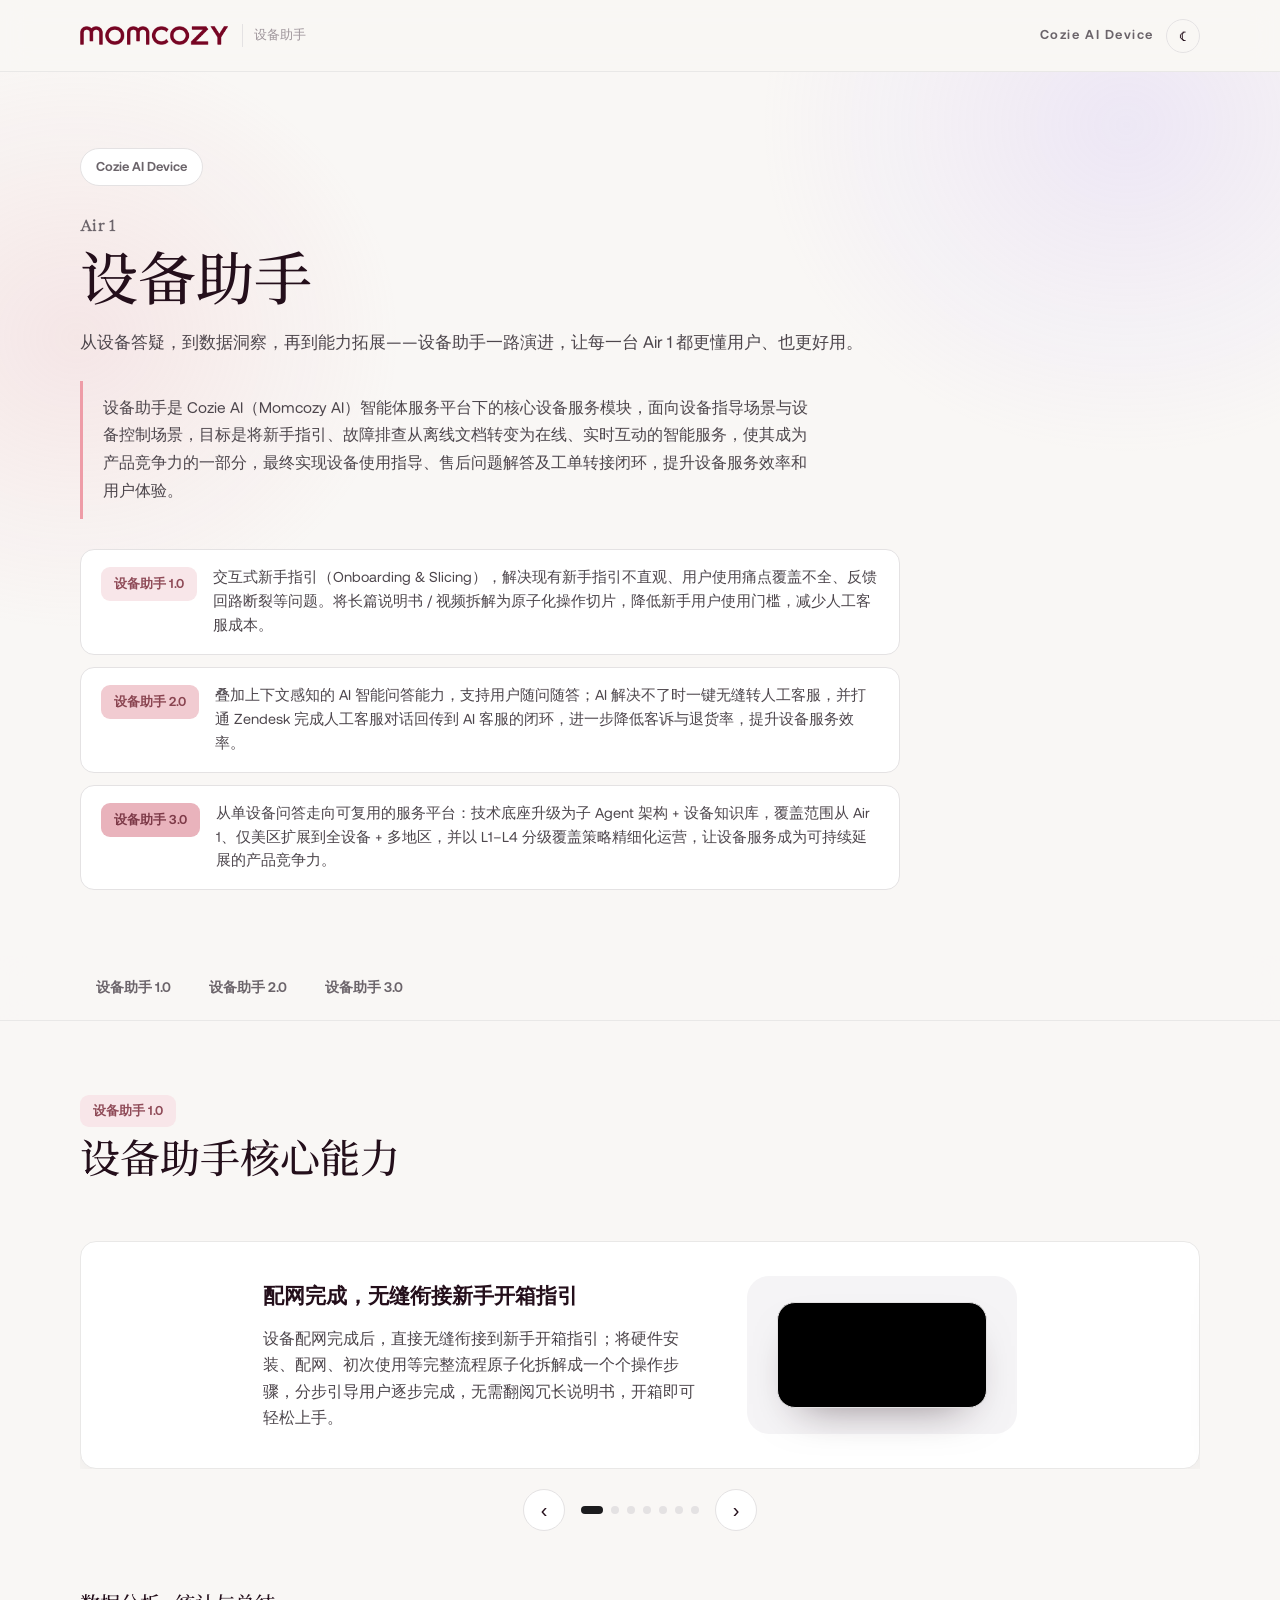
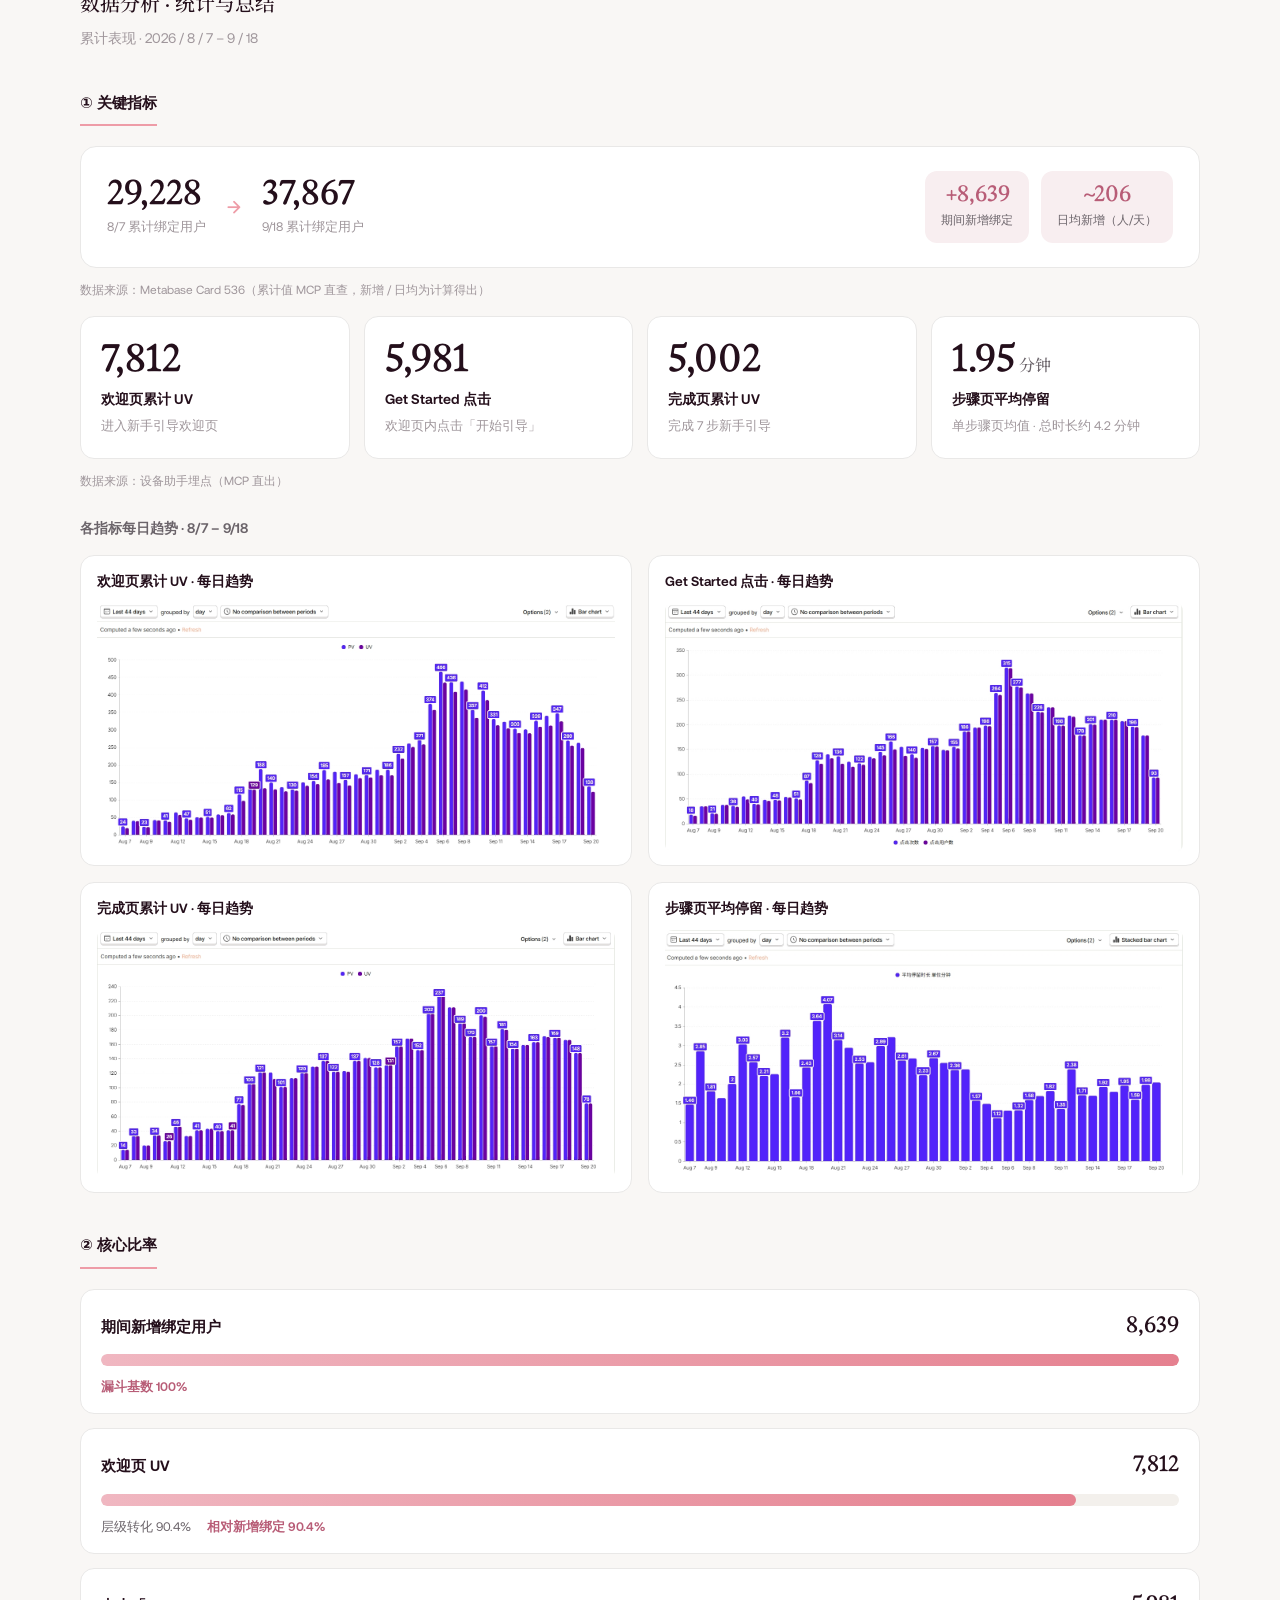
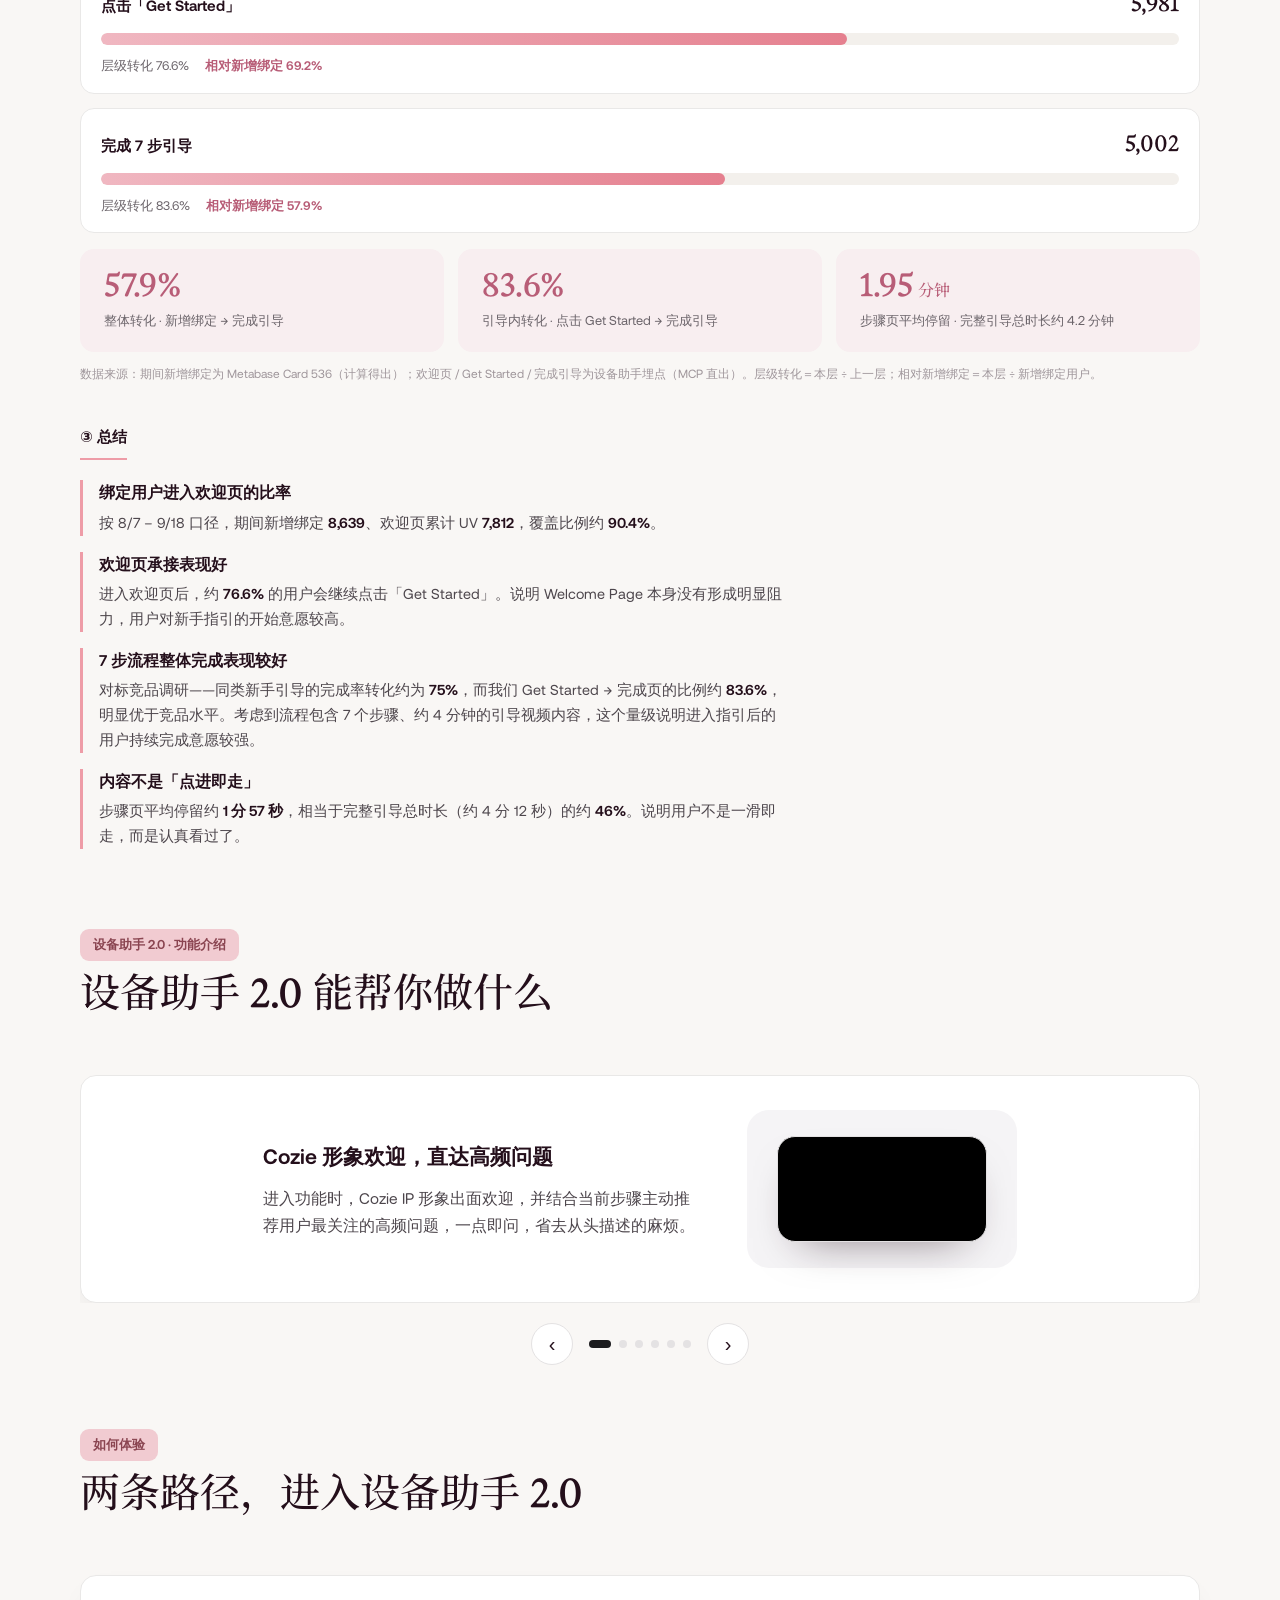
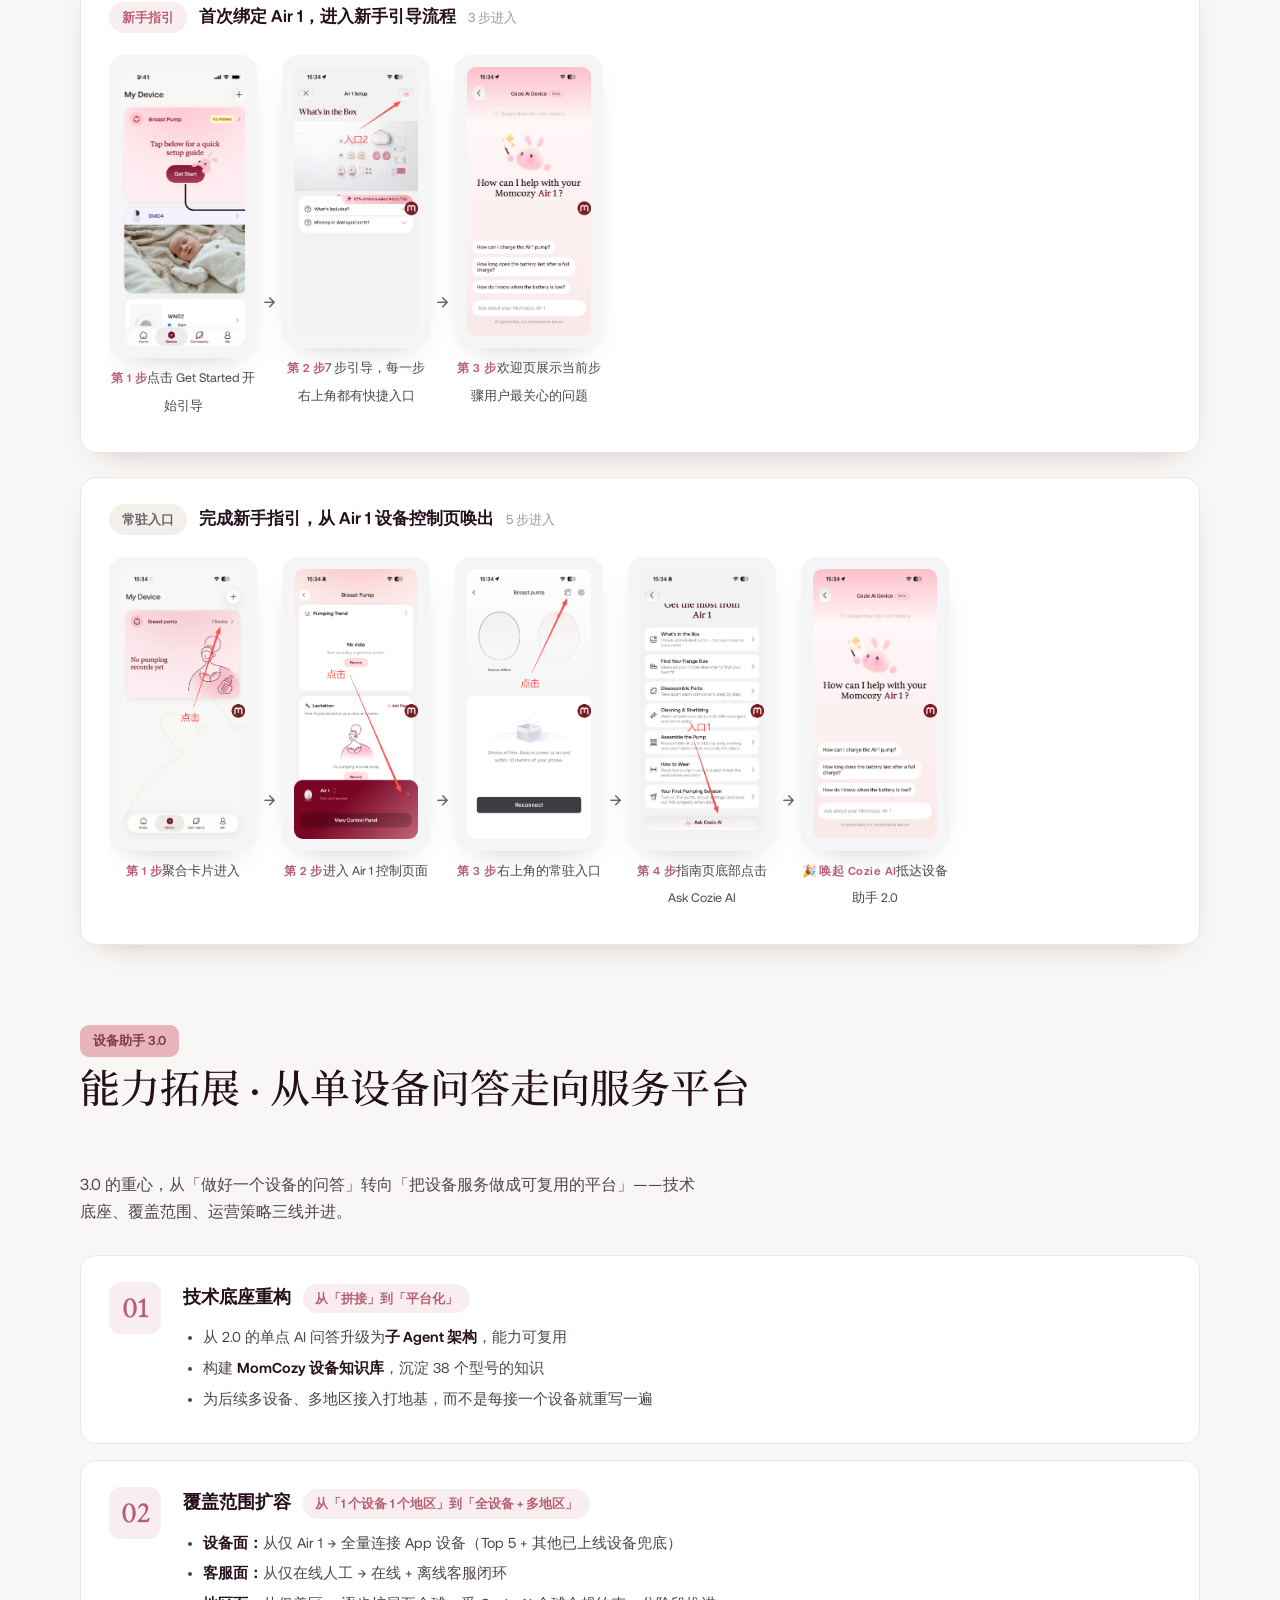
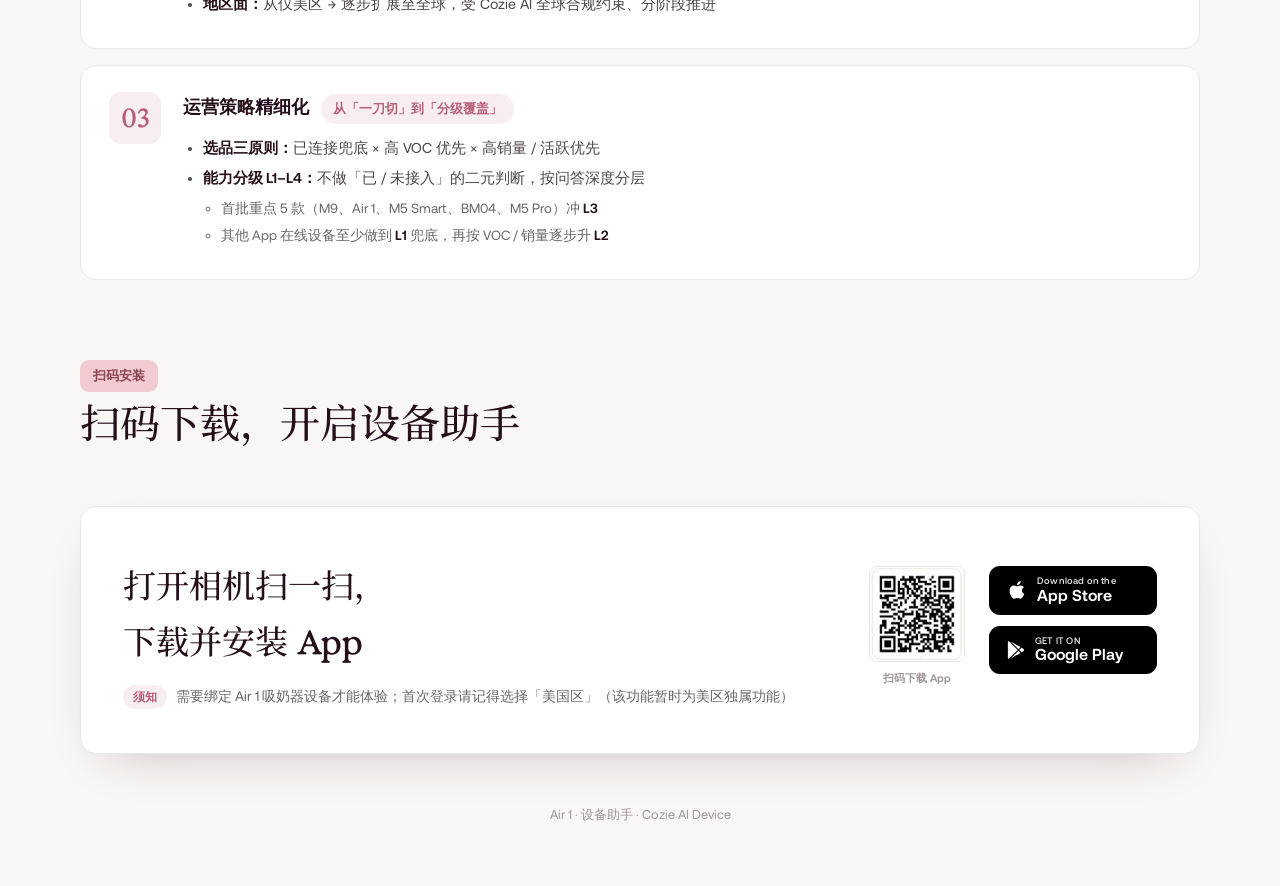
<file: index.html>
<!DOCTYPE html>
<html lang="zh-CN" data-lang="zh" data-theme="light">
<head>
<meta charset="utf-8">
<meta name="viewport" content="width=device-width, initial-scale=1">
<title>Air 1 · 设备助手 | Cozie AI Device</title>
<link rel="preconnect" href="https://fonts.googleapis.com">
<link rel="preconnect" href="https://fonts.gstatic.com" crossorigin>
<link href="https://fonts.googleapis.com/css2?family=Noto+Serif+SC:wght@400;500;600&display=swap" rel="stylesheet">
<link rel="stylesheet" href="styles.css">
</head>
<body>
<div class="edit-toolbar">
  <button class="save-btn" id="editBtn" type="button"><span data-zh="编辑">编辑</span></button>
  <button class="save-btn danger" id="cancelBtn" type="button" style="display:none"><span data-zh="取消">取消</span></button>
  <button class="save-btn" id="saveBtn" type="button" style="display:none"><span data-zh="保存">保存</span></button>
</div>
<div class="edit-hint" id="editHint">点击任意文字即可编辑 · 回车确认 · 列表中回车新增一行 · 空行按退格删除 · Esc 撤销</div>
<div class="stage">

<header class="topbar">
  <div class="wrap">
    <div class="brand"><img class="logo" src="assets/images/logo.png" alt="Momcozy"><small>设备助手</small></div>
    <div class="tnav">
      <span class="mo">Cozie AI Device</span>
      <button class="icon-btn" id="themeBtn" onclick="toggleTheme()" aria-label="theme">☾</button>
    </div>
  </div>
</header>

<section class="hero" id="top">
  <div class="wrap">
    <span class="eyebrow">Cozie AI Device</span>
    <div class="month">Air 1</div>
    <h1>设备助手</h1>
    <p class="lede"><span class="line">从设备答疑，到数据洞察，再到能力拓展——设备助手一路演进，让每一台 Air 1 都更懂用户、也更好用。</span></p>
    <p class="hero-about">设备助手是 Cozie AI（Momcozy AI）智能体服务平台下的核心设备服务模块，面向设备指导场景与设备控制场景，目标是将新手指引、故障排查从离线文档转变为在线、实时互动的智能服务，使其成为产品竞争力的一部分，最终实现设备使用指导、售后问题解答及工单转接闭环，提升设备服务效率和用户体验。</p>
    <div class="ver-list">
      <a class="ver-item" href="#v1"><span class="ver-badge k-v1">设备助手 1.0</span><span class="ver-desc">交互式新手指引（Onboarding &amp; Slicing），解决现有新手指引不直观、用户使用痛点覆盖不全、反馈回路断裂等问题。将长篇说明书 / 视频拆解为原子化操作切片，降低新手用户使用门槛，减少人工客服成本。</span></a>
      <a class="ver-item" href="#v2"><span class="ver-badge k-v2">设备助手 2.0</span><span class="ver-desc">叠加上下文感知的 AI 智能问答能力，支持用户随问随答；AI 解决不了时一键无缝转人工客服，并打通 Zendesk 完成人工客服对话回传到 AI 客服的闭环，进一步降低客诉与退货率，提升设备服务效率。</span></a>
      <a class="ver-item" href="#v3"><span class="ver-badge k-v3">设备助手 3.0</span><span class="ver-desc">从单设备问答走向可复用的服务平台：技术底座升级为子 Agent 架构 + 设备知识库，覆盖范围从 Air 1、仅美区扩展到全设备 + 多地区，并以 L1–L4 分级覆盖策略精细化运营，让设备服务成为可持续延展的产品竞争力。</span></a>
    </div>
  </div>
</section>

<nav class="jump" id="nav">
  <div class="wrap">
    <a href="#v1" class="active">设备助手 1.0</a>
    <a href="#v2">设备助手 2.0</a>
    <a href="#v3">设备助手 3.0</a>
  </div>
</nav>

<main id="highlights">

  <!-- ============================================================= -->
  <!-- ================  设备助手 1.0（占位·待补素材）  ============== -->
  <!-- ============================================================= -->
  <section class="section" id="v1">
    <div class="wrap">
      <div class="sec-head"><span class="kicker k-v1">设备助手 1.0</span><h2>设备助手核心能力</h2></div>

      <!-- 模块 1 · 功能介绍（视频轮播，结构同 2.0） -->
      <div class="swiper feat-swiper" id="v1-swiper">

        <div class="slide">
          <div class="slide-txt">
            <h3>配网完成，无缝衔接新手开箱指引</h3>
            <p>设备配网完成后，直接无缝衔接到新手开箱指引；将硬件安装、配网、初次使用等完整流程原子化拆解成一个个操作步骤，分步引导用户逐步完成，无需翻阅冗长说明书，开箱即可轻松上手。</p>
          </div>
          <div class="slide-img">
            <video class="shot" src="pic/clips/v1_00-08.mp4" autoplay muted loop playsinline preload="metadata"></video>
          </div>
        </div>

        <div class="slide">
          <div class="slide-txt">
            <h3>分步视频 / 卡片展示</h3>
            <p>每一个操作切片都配有对应的短视频演示与图文指引，用户可以边看边操作；同时切片内还会结合当前步骤主动提供高频问题 FAQ 建议与内容辅助，遇到疑问随时点开查看，无需退出流程重新搜索。</p>
          </div>
          <div class="slide-img">
            <video class="shot" src="pic/clips/v1_14-21.mp4" autoplay muted loop playsinline preload="metadata"></video>
          </div>
        </div>

        <div class="slide">
          <div class="slide-txt">
            <h3>内容切片化 · 大时间轴导航</h3>
            <p>把复杂的硬件安装、配网、初次使用流程拆解为一个个「原子化」操作切片，降低理解与操作门槛；配合顶部的大时间轴导航，步骤进度一目了然，用户可以随时回看上一步或直接跳转到任意步骤，学习节奏完全自主掌控。</p>
          </div>
          <div class="slide-img">
            <video class="shot" src="pic/clips/v1_22-32.mp4" autoplay muted loop playsinline preload="metadata"></video>
          </div>
        </div>

        <div class="slide">
          <div class="slide-txt">
            <h3>全屏播放，看得更舒心</h3>
            <p>关键操作步骤支持一键全屏播放，画面更大、细节更清晰，手部动作与按键位置都看得清清楚楚；沉浸式的观看方式更贴合用户的实际使用场景，跟着一步步做也更省心、更舒心。</p>
          </div>
          <div class="slide-img">
            <video class="shot" src="pic/clips/v1_35-43.mp4" autoplay muted loop playsinline preload="metadata"></video>
          </div>
        </div>

        <div class="slide">
          <div class="slide-txt">
            <h3>复杂步骤 Step by Step</h3>
            <p>面对组装、拆卸这类容易出错的复杂步骤，采用 step by step 的图片引导方式，把整个过程拆成一张张清晰的步骤图，一步一图逐步演示；用户照着做就能顺利完成，比纯文字或长视频更直观、也更不容易出错。</p>
          </div>
          <div class="slide-img">
            <video class="shot" src="pic/clips/v1_44-52.mp4" autoplay muted loop playsinline preload="metadata"></video>
          </div>
        </div>

        <div class="slide">
          <div class="slide-txt">
            <h3>无缝进入 App 生态</h3>
            <p>在引导流程的尾声，进一步介绍 App 内更多生态内容与功能亮点，并为用户铺好后续路径——完成新手指引后可无缝进入设备控制页与更完整的 App 生态体验，让设备使用与 App 服务自然衔接、持续延展。</p>
          </div>
          <div class="slide-img">
            <video class="shot" src="pic/clips/v1_1m04-09.mp4" autoplay muted loop playsinline preload="metadata"></video>
          </div>
        </div>

        <div class="slide">
          <div class="slide-txt">
            <h3>沉淀为常驻的设备问答入口</h3>
            <p>将一次性的新手指引沉淀为常驻的设备问答入口，照顾到数量占多数的存量用户——无论何时遇到设备使用问题，都能从常驻入口随时唤起；并且无缝衔接设备助手 2.0 的 AI 智能问答功能，实现从新手引导到日常答疑的自然过渡。</p>
          </div>
          <div class="slide-img">
            <video class="shot" src="pic/clips/v1_25-38.mp4" autoplay muted loop playsinline preload="metadata"></video>
          </div>
        </div>

      </div>

      <div class="swipe-nav">
        <button class="sbtn" type="button" onclick="swipeMove('v1-swiper',-1)" aria-label="上一个">‹</button>
        <div class="dots" id="v1-dots"></div>
        <button class="sbtn" type="button" onclick="swipeMove('v1-swiper',1)" aria-label="下一个">›</button>
      </div>
    </div>

    <!-- 模块 2 · 数据分析（统计与总结） -->
    <div class="wrap">
      <h3 class="submod-title">数据分析 · 统计与总结</h3>
      <p class="data-period">累计表现 · 2026 / 8 / 7 – 9 / 18</p>

      <!-- ① 关键指标 -->
      <div class="data-block">
        <div class="data-block-label">① 关键指标</div>

        <!-- Air 1 新增绑定用户 · 增长卡 -->
        <div class="grow-card">
          <div class="grow-main">
            <div class="gcol"><span class="gv">29,228</span><span class="gl">8/7 累计绑定用户</span></div>
            <span class="grow-arrow">→</span>
            <div class="gcol"><span class="gv">37,867</span><span class="gl">9/18 累计绑定用户</span></div>
          </div>
          <div class="grow-side">
            <div class="grow-pill"><b>+8,639</b><span>期间新增绑定</span></div>
            <div class="grow-pill"><b>~206</b><span>日均新增（人/天）</span></div>
          </div>
        </div>
        <p class="data-src">数据来源：Metabase Card 536（累计值 MCP 直查，新增 / 日均为计算得出）</p>

        <!-- 引导漏斗原始数据 · 指标卡 -->
        <div class="metric-grid">
          <div class="metric"><b>7,812</b><div class="l">欢迎页累计 UV</div><div class="d">进入新手引导欢迎页</div></div>
          <div class="metric"><b>5,981</b><div class="l">Get Started 点击</div><div class="d">欢迎页内点击「开始引导」</div></div>
          <div class="metric"><b>5,002</b><div class="l">完成页累计 UV</div><div class="d">完成 7 步新手引导</div></div>
          <div class="metric"><b>1.95<span class="unit">分钟</span></b><div class="l">步骤页平均停留</div><div class="d">单步骤页均值 · 总时长约 4.2 分钟</div></div>
        </div>
        <p class="data-src">数据来源：设备助手埋点（MCP 直出）</p>

        <!-- 各指标每日趋势图 -->
        <div class="trend-head">各指标每日趋势 · 8/7 – 9/18</div>
        <div class="trend-grid">
          <figure class="trend"><figcaption>欢迎页累计 UV · 每日趋势</figcaption><img src="pic/trend_welcome_uv.jpg" alt="欢迎页每日趋势" loading="lazy"></figure>
          <figure class="trend"><figcaption>Get Started 点击 · 每日趋势</figcaption><img src="pic/trend_getstarted.jpg" alt="Get Started 点击每日趋势" loading="lazy"></figure>
          <figure class="trend"><figcaption>完成页累计 UV · 每日趋势</figcaption><img src="pic/trend_complete_uv.jpg" alt="完成页每日趋势" loading="lazy"></figure>
          <figure class="trend"><figcaption>步骤页平均停留 · 每日趋势</figcaption><img src="pic/trend_avgtime.jpg" alt="平均停留时长每日趋势" loading="lazy"></figure>
        </div>
      </div>

      <!-- ② 核心比率 -->
      <div class="data-block">
        <div class="data-block-label">② 核心比率</div>

        <div class="funnel">
          <div class="fn-row">
            <div class="fn-head"><span class="fn-name">期间新增绑定用户</span><span class="fn-uv">8,639</span></div>
            <div class="fn-bar"><span style="width:100%"></span></div>
            <div class="fn-pct"><span class="fn-rel">漏斗基数 100%</span></div>
          </div>
          <div class="fn-row">
            <div class="fn-head"><span class="fn-name">欢迎页 UV</span><span class="fn-uv">7,812</span></div>
            <div class="fn-bar"><span style="width:90.4%"></span></div>
            <div class="fn-pct"><span class="fn-step">层级转化 90.4%</span><span class="fn-rel">相对新增绑定 90.4%</span></div>
          </div>
          <div class="fn-row">
            <div class="fn-head"><span class="fn-name">点击「Get Started」</span><span class="fn-uv">5,981</span></div>
            <div class="fn-bar"><span style="width:69.2%"></span></div>
            <div class="fn-pct"><span class="fn-step">层级转化 76.6%</span><span class="fn-rel">相对新增绑定 69.2%</span></div>
          </div>
          <div class="fn-row">
            <div class="fn-head"><span class="fn-name">完成 7 步引导</span><span class="fn-uv">5,002</span></div>
            <div class="fn-bar"><span style="width:57.9%"></span></div>
            <div class="fn-pct"><span class="fn-step">层级转化 83.6%</span><span class="fn-rel">相对新增绑定 57.9%</span></div>
          </div>
        </div>

        <div class="funnel-foot">
          <div class="ff-hero"><b>57.9%</b><span>整体转化 · 新增绑定 → 完成引导</span></div>
          <div class="ff-hero"><b>83.6%</b><span>引导内转化 · 点击 Get Started → 完成引导</span></div>
          <div class="ff-hero"><b>1.95<i>分钟</i></b><span>步骤页平均停留 · 完整引导总时长约 4.2 分钟</span></div>
        </div>
        <p class="data-src">数据来源：期间新增绑定为 Metabase Card 536（计算得出）；欢迎页 / Get Started / 完成引导为设备助手埋点（MCP 直出）。层级转化＝本层 ÷ 上一层；相对新增绑定＝本层 ÷ 新增绑定用户。</p>
      </div>

      <!-- ③ 总结 -->
      <div class="data-block">
        <div class="data-block-label">③ 总结</div>
        <div class="summary-list">
          <div class="sum-item">
            <h4>绑定用户进入欢迎页的比率</h4>
            <p>按 8/7 – 9/18 口径，期间新增绑定 <b>8,639</b>、欢迎页累计 UV <b>7,812</b>，覆盖比例约 <b>90.4%</b>。</p>
          </div>
          <div class="sum-item">
            <h4>欢迎页承接表现好</h4>
            <p>进入欢迎页后，约 <b>76.6%</b> 的用户会继续点击「Get Started」。说明 Welcome Page 本身没有形成明显阻力，用户对新手指引的开始意愿较高。</p>
          </div>
          <div class="sum-item">
            <h4>7 步流程整体完成表现较好</h4>
            <p>对标竞品调研——同类新手引导的完成率转化约为 <b>75%</b>，而我们 Get Started → 完成页的比例约 <b>83.6%</b>，明显优于竞品水平。考虑到流程包含 7 个步骤、约 4 分钟的引导视频内容，这个量级说明进入指引后的用户持续完成意愿较强。</p>
          </div>
          <div class="sum-item">
            <h4>内容不是「点进即走」</h4>
            <p>步骤页平均停留约 <b>1 分 57 秒</b>，相当于完整引导总时长（约 4 分 12 秒）的约 <b>46%</b>。说明用户不是一滑即走，而是认真看过了。</p>
          </div>
        </div>
      </div>
    </div>
  </section>

  <!-- ============================================================= -->
  <!-- ================  设备助手 2.0（现有内容·保留）  ============== -->
  <!-- ============================================================= -->
  <section class="section" id="v2">
    <div class="wrap">
      <div class="sec-head"><span class="kicker k-v2">设备助手 2.0 · 功能介绍</span><h2>设备助手 2.0 能帮你做什么</h2></div>

      <div class="swiper feat-swiper" id="feat-swiper">

        <div class="slide">
          <div class="slide-txt">
            <h3>Cozie 形象欢迎，直达高频问题</h3>
            <p>进入功能时，Cozie IP 形象出面欢迎，并结合当前步骤主动推荐用户最关注的高频问题，一点即问，省去从头描述的麻烦。</p>
          </div>
          <div class="slide-img">
            <video class="shot" src="pic/clips/v1_00-05.mp4" autoplay muted loop playsinline preload="metadata"></video>
          </div>
        </div>

        <div class="slide">
          <div class="slide-txt">
            <h3>流式回答，图文并茂</h3>
            <p>答案综合说明书、彩卡、客服 SOP 与 VOC 沉淀，逐字流式输出、边看边读；关键操作还会配上示意图片，理解更直观。</p>
          </div>
          <div class="slide-img">
            <video class="shot" src="pic/clips/v1_09-16.mp4" autoplay muted loop playsinline preload="metadata"></video>
          </div>
        </div>

        <div class="slide">
          <div class="slide-txt">
            <h3>AI 答不了，一键转人工</h3>
            <p>当 AI 无法给出满意答案，或用户想直接找真人时，在对话界面一键即可转接人工客服，无需退出重来，完整上下文一并带过去。</p>
          </div>
          <div class="slide-img">
            <video class="shot" src="pic/clips/v2_02-07.mp4" autoplay muted loop playsinline preload="metadata"></video>
          </div>
        </div>

        <div class="slide">
          <div class="slide-txt">
            <h3>24 小时人工，无缝对接 Zendesk</h3>
            <p>转人工后由 7×24 小时客服团队快速响应，并与现有 Zendesk 工单系统无缝打通、双向同步，对话记录不丢失、不用重复描述。</p>
          </div>
          <div class="slide-img">
            <video class="shot" src="pic/clips/v2_21-26.mp4" autoplay muted loop playsinline preload="metadata"></video>
          </div>
        </div>

        <div class="slide">
          <div class="slide-txt">
            <h3>多模态沟通，表达更省事</h3>
            <p>人工客服支持文字、图片等多模态的输入与输出，用户描述问题更方便，客服的解答也能以多种形式呈现，沟通更高效清晰。</p>
          </div>
          <div class="slide-img">
            <video class="shot" src="pic/clips/v2_1m10-16.mp4" autoplay muted loop playsinline preload="metadata"></video>
          </div>
        </div>

        <div class="slide">
          <div class="slide-txt">
            <h3>图片可放大切换，看得更清楚</h3>
            <p>对话里的图片支持点击放大和左右切换，细节看得清、多图查得快，遇到组装、清洁这类步骤时互动更直观清晰。</p>
          </div>
          <div class="slide-img">
            <video class="shot" src="pic/clips/v2_1m18-24.mp4" autoplay muted loop playsinline preload="metadata"></video>
          </div>
        </div>

      </div>

      <div class="swipe-nav">
        <button class="sbtn" type="button" onclick="swipeMove('feat-swiper',-1)" aria-label="上一个">‹</button>
        <div class="dots" id="feat-dots"></div>
        <button class="sbtn" type="button" onclick="swipeMove('feat-swiper',1)" aria-label="下一个">›</button>
      </div>
    </div>

    <!-- 2.0 子模块 · 如何体验 -->
    <div class="wrap" style="margin-top:64px">
      <div class="sec-head"><span class="kicker k-v2">如何体验</span><h2>两条路径，进入设备助手 2.0</h2></div>

      <div class="pathways">

        <div class="pathway">
          <div class="pathway-head">
            <span class="pathway-tag">新手指引</span>
            <h3>首次绑定 Air 1，进入新手引导流程</h3>
            <span class="pw-sub">3 步进入</span>
          </div>
          <div class="pathflow">
            <div class="pstep"><span class="pshot-mat"><img class="pshot" src="pic/step0.png" alt="第1步" loading="lazy"></span><span class="pnum">第 1 步</span><span class="pcap">点击 Get Started 开始引导</span></div>
            <span class="parrow">→</span>
            <div class="pstep"><span class="pshot-mat"><img class="pshot" src="pic/entrance2-2.png" alt="第2步" loading="lazy"></span><span class="pnum">第 2 步</span><span class="pcap">7 步引导，每一步右上角都有快捷入口</span></div>
            <span class="parrow">→</span>
            <div class="pstep"><span class="pshot-mat"><img class="pshot" src="pic/welcome1.jpg" alt="第3步" loading="lazy"></span><span class="pnum">第 3 步</span><span class="pcap">欢迎页展示当前步骤用户最关心的问题</span></div>
          </div>
        </div>

        <div class="pathway">
          <div class="pathway-head">
            <span class="pathway-tag full">常驻入口</span>
            <h3>完成新手指引，从 Air 1 设备控制页唤出</h3>
            <span class="pw-sub">5 步进入</span>
          </div>
          <div class="pathflow">
            <div class="pstep"><span class="pshot-mat"><img class="pshot" src="pic/step1.png" alt="聚合卡片进入" loading="lazy"></span><span class="pnum">第 1 步</span><span class="pcap">聚合卡片进入</span></div>
            <span class="parrow">→</span>
            <div class="pstep"><span class="pshot-mat"><img class="pshot" src="pic/step2.png" alt="进入 Air 1 控制页面" loading="lazy"></span><span class="pnum">第 2 步</span><span class="pcap">进入 Air 1 控制页面</span></div>
            <span class="parrow">→</span>
            <div class="pstep"><span class="pshot-mat"><img class="pshot" src="pic/step3.png" alt="右上角的常驻入口" loading="lazy"></span><span class="pnum">第 3 步</span><span class="pcap">右上角的常驻入口</span></div>
            <span class="parrow">→</span>
            <div class="pstep"><span class="pshot-mat"><img class="pshot" src="pic/entrance1.png" alt="点击 Ask Cozie AI" loading="lazy"></span><span class="pnum">第 4 步</span><span class="pcap">指南页底部点击 Ask Cozie AI</span></div>
            <span class="parrow">→</span>
            <div class="pstep"><span class="pshot-mat"><img class="pshot" src="pic/welcome1.jpg" alt="唤起 Cozie AI" loading="lazy"></span><span class="pnum">🎉 唤起 Cozie AI</span><span class="pcap">抵达设备助手 2.0</span></div>
          </div>
        </div>

      </div>
    </div>
  </section>

  <!-- ============================================================= -->
  <!-- ================  设备助手 3.0（拓展·占位结构）  ============== -->
  <!-- ============================================================= -->
  <section class="section" id="v3">
    <div class="wrap">
      <div class="sec-head"><span class="kicker k-v3">设备助手 3.0</span><h2>能力拓展 · 从单设备问答走向服务平台</h2></div>
      <p class="sec-sub">3.0 的重心，从「做好一个设备的问答」转向「把设备服务做成可复用的平台」——技术底座、覆盖范围、运营策略三线并进。</p>

      <div class="evo">

        <div class="evo-item">
          <div class="evo-num">01</div>
          <div class="evo-body">
            <div class="evo-h"><h3>技术底座重构</h3><span class="evo-tag">从「拼接」到「平台化」</span></div>
            <ul>
              <li>从 2.0 的单点 AI 问答升级为<b>子 Agent 架构</b>，能力可复用</li>
              <li>构建 <b>MomCozy 设备知识库</b>，沉淀 38 个型号的知识</li>
              <li>为后续多设备、多地区接入打地基，而不是每接一个设备就重写一遍</li>
            </ul>
          </div>
        </div>

        <div class="evo-item">
          <div class="evo-num">02</div>
          <div class="evo-body">
            <div class="evo-h"><h3>覆盖范围扩容</h3><span class="evo-tag">从「1 个设备 1 个地区」到「全设备 + 多地区」</span></div>
            <ul>
              <li><b>设备面：</b>从仅 Air 1 → 全量连接 App 设备（Top 5 + 其他已上线设备兜底）</li>
              <li><b>客服面：</b>从仅在线人工 → 在线 + 离线客服闭环</li>
              <li><b>地区面：</b>从仅美区 → 逐步扩展至全球，受 Cozie AI 全球合规约束、分阶段推进</li>
            </ul>
          </div>
        </div>

        <div class="evo-item">
          <div class="evo-num">03</div>
          <div class="evo-body">
            <div class="evo-h"><h3>运营策略精细化</h3><span class="evo-tag">从「一刀切」到「分级覆盖」</span></div>
            <ul>
              <li><b>选品三原则：</b>已连接兜底 × 高 VOC 优先 × 高销量 / 活跃优先</li>
              <li><b>能力分级 L1–L4：</b>不做「已 / 未接入」的二元判断，按问答深度分层
                <ul>
                  <li>首批重点 5 款（M9、Air 1、M5 Smart、BM04、M5 Pro）冲 <b>L3</b></li>
                  <li>其他 App 在线设备至少做到 <b>L1</b> 兜底，再按 VOC / 销量逐步升 <b>L2</b></li>
                </ul>
              </li>
            </ul>
          </div>
        </div>

      </div>
    </div>
  </section>

  <!-- 全页尾 · 扫码安装（App Store + Google Play） -->
  <section class="section" id="download">
    <div class="wrap">
      <div class="sec-head"><span class="kicker k-v2">扫码安装</span><h2>扫码下载，开启设备助手</h2></div>
      <div class="closing-card">
        <div class="cc-left">
          <h2>打开相机扫一扫，<br>下载并安装 App</h2>
          <p class="install-note"><span class="install-note-tag">须知</span>需要绑定 Air 1 吸奶器设备才能体验；首次登录请记得选择「美国区」（该功能暂时为美区独属功能）</p>
        </div>
        <div class="cc-right">
          <div class="qr-wrap"><img src="pic/QR.jpg" alt="扫码下载 App"><div class="qr-cap">扫码下载 App</div></div>
          <div class="badges">
            <a class="badge" href="https://apps.apple.com/app/Momcozy/id6473000053" target="_blank" rel="noopener"><svg width="20" height="20" viewBox="0 0 384 512" fill="#fff"><path d="M318.7 268c-.2-36.7 16.4-64.4 50-84.8-18.8-26.9-47.2-41.7-84.7-44.6-35.5-2.8-74.3 20.7-88.5 20.7-15 0-49.4-19.7-76.4-19.7C63.3 141 3.1 184.6 3.1 273.7c0 26.3 4.8 53.5 14.4 81.5 12.8 36.8 59 127 107.2 125.5 25.2-.6 43-17.9 75.8-17.9 31.8 0 48.3 17.9 76.4 17.9 48.6-.7 90.4-82.5 102.6-119.4-65.2-30.7-61-90-61-93.3zm-56.6-172.3c27.3-32.4 24.8-61.9 24-72.5-24.1 1.4-52 16.4-67.9 34.9-17.5 19.8-27.8 44.3-25.6 71.9 26.1 2 49.9-11.4 69.5-34.3z"></path></svg><span><small>Download on the</small><b>App Store</b></span></a>
            <a class="badge" href="https://play.google.com/store/search?q=Momcozy&amp;c=apps" target="_blank" rel="noopener"><svg width="18" height="20" viewBox="0 0 512 512" fill="#fff" aria-hidden="true"><path d="M325.3 234.3L104.6 13l280.8 161.2-60.1 60.1zM47 0C34 6.8 25.3 19.2 25.3 35.3v441.3c0 16.1 8.7 28.5 21.7 35.3l256.6-256L47 0zm425.2 225.6l-58.9-34.1-65.7 64.5 65.7 64.5 60.1-34.1c18-14.3 18-46.5-1.2-60.8zM104.6 499l280.8-161.2-60.1-60.1L104.6 499z"></path></svg><span><small>GET IT ON</small><b>Google Play</b></span></a>
          </div>
        </div>
      </div>
    </div>
  </section>

</main>

<footer><span>Air 1 · 设备助手 · Cozie AI Device</span></footer>

</div>
<script src="script.js"></script>
</body>
</html>
</file>
<file: styles.css>
@font-face{font-family:'Exposure[-10]';font-style:normal;font-weight:300 700;font-display:swap;src:url('assets/fonts/Exposure.otf') format('opentype');}




  @font-face{font-family:'Aeonik Soft Pro';font-style:normal;font-weight:300;font-display:swap;src:url('assets/fonts/AeonikSoftPro-Light.otf') format('opentype')}
  @font-face{font-family:'Aeonik Soft Pro';font-style:normal;font-weight:400;font-display:swap;src:url('assets/fonts/AeonikSoftPro-Regular.otf') format('opentype')}
  @font-face{font-family:'Aeonik Soft Pro';font-style:normal;font-weight:500;font-display:swap;src:url('assets/fonts/AeonikSoftPro-Medium.otf') format('opentype')}
  @font-face{font-family:'Aeonik Soft Pro';font-style:normal;font-weight:600;font-display:swap;src:url('assets/fonts/AeonikSoftPro-SemiBold.otf') format('opentype')}

  :root{
    --bg:#f9f7f5; --surface:#ffffff; --tint:#f3f0ec; --rose-tint:#f8eef0;
    --ink:#240f1b; --ink-2:#1c1c1e; --muted:#9f969b; --muted-2:#6b646a; --body:#4d464c;
    --line:#e9e8e7; --line-2:#e4e2e3;
    --rose:#ee9ca7; --lavender:#c8bdff; --green:#b7e5ba; --gold:#f0cb58;
    --dark:#1c1c1e; --on-dark:#f7f3f6; --on-dark-2:#938e93;
    --radius:16px; --radius-sm:10px;
    --shadow:0 20px 50px -28px rgba(36,15,27,.30);
    --shadow-sm:0 12px 30px -20px rgba(36,15,27,.35);
    --maxw:1200px;
    --font-brand:"Exposure[-10]","Noto Serif SC",Georgia,"Songti SC","Source Han Serif SC",serif;
    --font-sans:"Aeonik Soft Pro",-apple-system,system-ui,"Segoe UI","PingFang SC","Hiragino Sans GB","Microsoft YaHei",sans-serif;
    --serif:var(--font-brand);
    --sans:var(--font-sans);
  }
  *{box-sizing:border-box}
  html{scroll-behavior:smooth;scroll-padding-top:120px}
  html.lang-switching{overflow-anchor:none}
  @media (prefers-reduced-motion:reduce){html{scroll-behavior:auto}}
  body{margin:0;font-family:var(--sans);color:var(--ink);background:var(--bg);
       line-height:1.7;-webkit-font-smoothing:antialiased;font-size:16px}
  a{color:inherit;text-decoration:none}
  .wrap{max-width:var(--maxw);margin:0 auto;padding:0 40px}
  .serif{font-family:var(--serif);font-weight:500;letter-spacing:0}
  .month-kern{letter-spacing:.035em}

  /* topbar */
  .topbar{position:sticky;top:0;z-index:60;height:72px;display:flex;align-items:center;
    background:rgba(249,247,245,.82);backdrop-filter:saturate(1.2) blur(14px);border-bottom:1px solid var(--line)}
  .topbar .wrap{display:flex;align-items:center;justify-content:space-between;width:100%}
  .brand{font-family:var(--serif);font-weight:600;font-size:22px;letter-spacing:0;display:flex;align-items:center;gap:11px}
  .brand .dot{width:9px;height:9px;border-radius:50%;background:var(--rose)}
  .brand .logo{height:19px;width:auto;display:block}
  :root[data-theme="dark"] .brand .logo{filter:brightness(0) invert(1)}
  .brand small{font-family:var(--sans);font-weight:500;font-size:13px;color:var(--muted);
    padding-left:11px;margin-left:3px;border-left:1px solid var(--line-2)}
  .topbar .mo{font-size:13px;font-weight:600;color:var(--muted-2);letter-spacing:.14em}

  /* hero */
  .hero{position:relative;overflow:hidden;
    background:
      radial-gradient(46% 60% at 88% 6%, rgba(190,169,245,.20), transparent 62%),
      radial-gradient(42% 55% at 6% 30%, rgba(229,163,171,.20), transparent 60%),
      var(--bg);}
  .hero .wrap{padding:76px 40px 66px}
  .eyebrow{display:inline-flex;align-items:center;gap:8px;font-size:13px;font-weight:600;
    color:var(--muted-2);background:var(--surface);border:1px solid var(--line-2);padding:7px 15px;border-radius:999px}
  .month{font-family:var(--serif);font-size:16px;color:var(--muted-2);margin:26px 0 10px;letter-spacing:.02em}
  .hero h1{font-family:var(--serif);font-weight:500;font-size:clamp(36px,6vw,58px);line-height:1.08;
    letter-spacing:0;margin:0;color:var(--ink)}
  .hero .sub{font-size:clamp(18px,2.3vw,22px);font-weight:600;margin:18px 0 0;color:var(--ink)}
  .hero p.lede{max-width:64ch;color:var(--body);font-size:17px;margin:16px 0 0}
  .hero p.lede span{word-break:keep-all;overflow-wrap:normal}
  .hero p.lede .line{display:block}
  @media (min-width:641px){:root[data-lang="zh"] .hero p.lede .line{white-space:nowrap}}
  .hero .note{color:var(--muted);font-size:14px;margin:10px 0 0}
  .cta-row{display:flex;flex-wrap:wrap;gap:12px;margin-top:30px}
  .btn{display:inline-flex;align-items:center;gap:8px;padding:13px 24px;border-radius:999px;
    font-weight:600;font-size:15px;border:1px solid transparent;transition:transform .16s cubic-bezier(.16,1,.3,1),box-shadow .16s,background .16s}
  .btn:active{transform:translateY(1px)}
  .btn-primary{background:var(--ink-2);color:#fff}
  .btn-primary:hover{background:#000}
  .btn-ghost{background:var(--surface);border-color:var(--line-2);color:var(--ink)}
  .btn-ghost:hover{border-color:var(--ink)}
  .chips-ver{display:flex;gap:10px;margin-top:32px;flex-wrap:wrap}
  .ver{display:inline-flex;align-items:center;gap:8px;font-size:13px;font-weight:600;color:var(--ink);
    background:var(--surface);border:1px solid var(--line-2);border-radius:10px;padding:8px 14px}
  .ver::before{content:"";width:6px;height:6px;border-radius:50%;background:var(--rose)}

  /* stats — on cream, editorial serif numbers */
  .stats{border-top:1px solid var(--line);border-bottom:1px solid var(--line);background:var(--surface)}
  .stats .wrap{display:grid;grid-template-columns:repeat(4,1fr);padding:0}
  .stat{padding:40px 30px}
  .stat + .stat{border-left:1px solid var(--line)}
  .stat b{font-family:var(--serif);font-weight:500;font-size:52px;line-height:1;letter-spacing:0;color:var(--ink);display:block}
  .stat .l{font-weight:600;font-size:15px;margin-top:12px}
  .stat .d{color:var(--muted);font-size:13px;margin-top:3px}

  /* jump nav */
  .jump{position:sticky;top:72px;z-index:50;background:rgba(249,247,245,.9);
    backdrop-filter:blur(12px);border-bottom:1px solid var(--line)}
  .jump .wrap{display:flex;gap:6px;overflow-x:auto;padding:12px 40px;scrollbar-width:none}
  .jump .wrap::-webkit-scrollbar{display:none}
  .jump a{white-space:nowrap;font-size:14px;font-weight:600;color:var(--muted-2);padding:8px 16px;
    border-radius:999px;transition:.16s}
  .jump a:hover{color:var(--ink)}
  .jump a.active{color:#fff;background:var(--ink-2)}

  /* sections */
  .section{padding:74px 0 6px;scroll-margin-top:120px}
  #highlights{scroll-margin-top:120px}
  .sec-head{display:flex;flex-direction:column;align-items:flex-start;gap:10px;margin-bottom:58px}
  .kicker{font-size:13px;font-weight:600;padding:5px 13px;border-radius:9px;color:var(--ink-2)}
  .k-iot{background:var(--lavender)} .k-ai{background:var(--rose)}
  .k-com{background:var(--green)} .k-biz{background:var(--gold)}
  .k-opt{background:var(--gold)}
  .k-plat{background:#e6e1dd;color:var(--muted-2)}
  .sec-head h2{font-family:var(--serif);font-weight:500;font-size:clamp(27px,3.6vw,40px);
    letter-spacing:0;margin:0;line-height:1.14}
  .sec-sub{color:var(--body);font-size:16px;margin:6px 0 30px;max-width:62ch}
  @media (max-width:640px){.sec-head{margin-bottom:38px}}

  /* cards — masonry */
  .cards{column-count:2;column-gap:20px}
  .cards.stack{column-count:1}
  .card{background:var(--surface);border:1px solid var(--line);border-radius:var(--radius);
    padding:26px;box-shadow:var(--shadow);break-inside:avoid;margin:0 0 20px}
  .card h3{margin:0;font-size:18px;font-weight:600;letter-spacing:0;color:var(--ink)}
  .card p{margin:9px 0 0;color:var(--body);font-size:14.5px;line-height:1.66}
  .feature-img{margin:0 0 18px;border-radius:14px;overflow:hidden;border:1px solid var(--line-2);background:var(--rose-tint);box-shadow:var(--shadow-sm)}
  .feature-img img{display:block;width:100%;max-height:460px;object-fit:cover;object-position:top center}
  .feature-img.wide img{max-height:360px}
  .ftext .feature-img{margin:-2px 0 16px}
  .card.with-shot{display:flex;gap:18px;align-items:center}
  .card.with-shot .txt{flex:1;min-width:0}
  .shot{border-radius:12px;border:1px solid var(--line-2);box-shadow:var(--shadow-sm);background:transparent;display:block}
  .with-shot .shot{width:132px;max-height:290px;height:auto;flex:none}
  .shot-row{display:flex;gap:12px;flex-wrap:wrap;margin-top:16px}
  .shot-row .shot{width:136px}
  .shot-grid{display:flex;gap:12px;flex-wrap:wrap;margin-top:16px}
  .shot-grid .shot{width:130px}
  .cards.stack .shot-grid .shot,.cards.stack .shot-row .shot{width:152px}
  .chip-country{display:inline-block;font-size:12.5px;font-weight:600;color:var(--ink-2);
    background:rgba(132,201,166,.24);border:1px solid rgba(132,201,166,.5);border-radius:8px;padding:5px 11px;margin:5px 7px 0 0}
  .flag-line{margin-top:15px}

  /* grid rows + carousel (Aug layout) */
  .grid3{display:grid;grid-template-columns:repeat(3,1fr);gap:20px}

  /* framed box with three product cards (from provided design) */
  .devbox{padding:0}
  .devbox-title{margin:0 0 22px;font-size:22px;font-weight:600;letter-spacing:0;color:var(--ink)}
  .devbox-grid{display:grid;grid-template-columns:repeat(3,1fr);gap:18px}
  .devbox-item{background:var(--surface);border:1px solid var(--line);border-radius:18px;padding:20px 20px 24px;text-align:center}
  .devbox-shot{background:var(--devshot,#fff);border:1px solid var(--line);border-radius:14px;height:158px;display:flex;align-items:center;justify-content:center;padding:14px;margin-bottom:16px}
  .devbox-shot img{max-width:100%;max-height:100%;object-fit:contain;display:block;border:none;box-shadow:none}
  .devbox-item h4{margin:0;font-size:19px;font-weight:600;letter-spacing:0;color:var(--ink);line-height:1.3}
  .devbox-badge{display:inline-block;margin:9px 0 0;padding:3px 12px;border-radius:999px;font-size:12px;font-weight:600;background:rgba(229,163,171,.20);color:#d1748b}
  .devbox-item p{margin:12px 0 0;font-size:13.5px;line-height:1.66;color:var(--body)}
  @media (max-width:820px){
    .devbox-grid{grid-template-columns:1fr;gap:14px}
  }
  .grid2{display:grid;grid-template-columns:repeat(2,1fr);gap:20px;margin-top:20px}
  .grid1{margin-top:20px}
  .grid3 .card,.grid2 .card,.grid1 .card{margin:0}
  @media (max-width:860px){.grid3,.grid2{grid-template-columns:1fr}}
  .swiper{display:flex;overflow-x:auto;scroll-snap-type:x mandatory;gap:20px;scroll-behavior:smooth;scrollbar-width:none;-webkit-overflow-scrolling:touch}
  .swiper::-webkit-scrollbar{display:none}
  .slide{flex:0 0 100%;scroll-snap-align:center;background:var(--surface);border:1px solid var(--line);
    border-radius:var(--radius);box-shadow:var(--shadow);padding:34px 36px;display:grid;
    grid-template-columns:1fr auto;gap:36px;align-items:center}
  .slide-txt h3{margin:0;font-size:21px;font-weight:600;letter-spacing:0;color:var(--ink)}
  .slide-txt p{margin:12px 0 0;color:var(--body);font-size:15.5px;line-height:1.7;max-width:48ch}
  .slide-img{display:flex;justify-content:center}
  .slide-img .shot{width:188px;max-height:400px;border-radius:14px}
  @media (max-width:760px){.slide{grid-template-columns:1fr;gap:22px;padding:26px 24px}.slide-img .shot{width:172px}}
  .swipe-nav{display:flex;align-items:center;justify-content:center;gap:16px;margin-top:20px}
  .sbtn{width:42px;height:42px;border-radius:50%;border:1px solid var(--line-2);background:var(--surface);
    color:var(--ink);font-size:20px;line-height:1;cursor:pointer;display:flex;align-items:center;justify-content:center;transition:.15s}
  .sbtn:hover{border-color:var(--ink);box-shadow:var(--shadow-sm)}
  .dots{display:flex;gap:8px}
  .dots i{width:8px;height:8px;border-radius:50%;background:var(--line-2);display:block;cursor:pointer;transition:.15s}
  .dots i.on{background:var(--ink-2);width:22px;border-radius:5px}

  /* dark mode + top controls */
  :root[data-theme="dark"]{ --bg:#000000; --surface:#1c1c1e; --tint:#1e1c1e; --rose-tint:#241a1f;
    --ink:#f7f3f6; --ink-2:#f7f3f6; --muted:#938e93; --muted-2:#a29ca2; --body:#c9c3c9;
    --line:#2e2c2e; --line-2:#3c3a3c; }
  :root[data-theme="dark"]{ --zz-media:#26232a; --zz-desc:#b5afb5; --zz-plat-bg:#2c2930; --devshot:#e8e5ea; }
  :root[data-theme="dark"] .topbar{background:rgba(0,0,0,.82)}
  :root[data-theme="dark"] .jump{background:rgba(0,0,0,.9)}
  :root[data-theme="dark"] .hero{background:var(--bg)}
  :root[data-theme="dark"] .platform-dark{background:var(--bg)}
  :root[data-theme="dark"] .pgrid{background:var(--surface);border-color:var(--line);box-shadow:none}
  :root[data-theme="dark"] .pcard{background:transparent;border-color:var(--line)}
  :root[data-theme="dark"] .pcard + .pcard{border-top-color:var(--line)}
  :root[data-theme="dark"] .btn-primary{background:#f7f3f6;color:#1c1c1e}
  :root[data-theme="dark"] .btn-primary:hover{background:#fff}
  :root[data-theme="dark"] .jump a.active{background:#f7f3f6;color:#1c1c1e}
  :root[data-theme="dark"] .dots i.on{background:#f7f3f6}
  body{transition:background .3s,color .3s}
  .tnav{display:flex;align-items:center;gap:10px}
  .tnav .mo{font-size:13px;font-weight:600;color:var(--muted-2);letter-spacing:.12em;margin-right:2px}
  .seg{display:inline-flex;border:1px solid var(--line-2);border-radius:999px;overflow:hidden}
  .seg button{border:0;background:transparent;font:inherit;font-size:12.5px;font-weight:600;color:var(--muted-2);padding:6px 12px;cursor:pointer}
  .seg button.on{background:var(--ink-2);color:#fff}
  :root[data-theme="dark"] .seg button.on{background:#f7f3f6;color:#1c1c1e}
  .icon-btn{border:1px solid var(--line-2);background:transparent;width:34px;height:34px;border-radius:999px;cursor:pointer;color:var(--ink);display:inline-flex;align-items:center;justify-content:center;font-size:15px}
  .icon-btn:hover{border-color:var(--ink)}
  @media (max-width:560px){.tnav .mo{display:none}}

  /* format A: big-image card + text cards */
  .fgroup{display:grid;grid-template-columns:1fr 1fr;gap:20px}
  .fgroup + .grid2,.grid2 + .fgroup,.fgroup + .fgroup,.fgroup + .zzlist,.zzlist + .fgroup,.grid3 + .zzlist,.devbox + .zzlist{margin-top:36px}
  .fbig{background:var(--surface);border:1px solid var(--line);border-radius:var(--radius);box-shadow:var(--shadow);padding:26px 28px;display:flex;flex-direction:column}
  .fbig-shot{display:flex;justify-content:center;background:var(--tint);border-radius:12px;padding:24px 0;margin-bottom:22px}
  .fbig-shot .shot{width:186px;max-height:380px;border-radius:12px}
  .fbig-shot.two{gap:14px;padding:22px 14px}
  .fbig-shot.two .shot{width:150px}
  .fbig h3{margin:0;font-size:19px;font-weight:600;letter-spacing:0;color:var(--ink)}
  .fbig p{margin:9px 0 0;color:var(--body);font-size:14.5px;line-height:1.66}
  .fcol{display:flex;flex-direction:column;gap:20px}
  .ftext{background:var(--surface);border:1px solid var(--line);border-radius:var(--radius);box-shadow:var(--shadow);padding:24px 26px;flex:1;display:flex;flex-direction:column}
  .fcheck{display:inline-flex;align-items:center;justify-content:center;width:26px;height:26px;border-radius:50%;border:1px solid var(--line-2);color:var(--muted-2);font-size:12px;margin-bottom:13px}
  .ftext h3{margin:0;font-size:18px;font-weight:600;letter-spacing:0;color:var(--ink)}
  .ftext p{margin:9px 0 0;color:var(--body);font-size:14.5px;line-height:1.64}
  @media (max-width:860px){.fgroup{grid-template-columns:1fr}}

  /* sleep: unified left-right image feature cards */
  .sleep-showcase{display:flex;flex-direction:column;gap:18px}
  .sleep-feature-list{display:flex;flex-direction:column;gap:18px}
  .sleep-feature-card{display:grid;grid-template-columns:.92fr 1.08fr;gap:42px;align-items:center;
    background:var(--surface);border:1px solid var(--line);border-radius:22px;
    box-shadow:0 18px 44px -34px rgba(36,15,27,.28);padding:42px 36px}
  .sleep-feature-card.is-reversed{grid-template-columns:1.08fr .92fr}
  .sleep-feature-card.is-reversed .sleep-feature-media{order:2}
  .sleep-feature-card.is-reversed .sleep-feature-text{order:1}
  .sleep-feature-text h3{font-family:var(--serif);font-size:clamp(22px,2.4vw,30px);font-weight:600;
    letter-spacing:0;line-height:1.18;margin:18px 0 0;color:var(--ink);max-width:26ch}
  #sleep .sleep-feature-card:nth-child(2) .sleep-feature-text h3{font-family:var(--sans)}
  .sleep-feature-text h3 .title-line{display:block}
  @media (min-width:901px){:root[data-lang="zh"] .sleep-feature-text h3.single-line-title{max-width:none;white-space:nowrap}}
  .sleep-feature-text p{margin:16px 0 0;color:var(--body);font-size:15px;line-height:1.72;max-width:52ch}
  .sleep-feature-media{background:#f7f5f6;border-radius:16px;display:flex;align-items:center;justify-content:center;
    min-height:312px;padding:14px;overflow:hidden}
  .sleep-feature-media img{display:block;width:100%;max-width:340px;height:auto;border-radius:12px}
  .sleep-feature-media img.sleep-screenshot{width:auto;max-width:min(100%,300px);height:auto;max-height:390px;object-fit:contain;border-radius:12px;box-shadow:0 14px 28px -22px rgba(36,15,27,.34)}
  .sleep-image-placeholder{position:relative;width:min(220px,70%);aspect-ratio:9/16;border-radius:28px;background:linear-gradient(180deg,#fff 0%,#f0ecef 100%);
    box-shadow:0 24px 38px -30px rgba(36,15,27,.45),inset 0 0 0 1px rgba(36,15,27,.08)}
  .sleep-image-placeholder:before{content:"";position:absolute;left:50%;top:14px;width:46px;height:5px;border-radius:999px;background:rgba(36,15,27,.15);transform:translateX(-50%)}
  .sleep-image-placeholder:after{content:"";position:absolute;left:18px;right:18px;top:52px;bottom:48px;border-radius:18px;background:linear-gradient(180deg,rgba(238,156,167,.22),rgba(200,189,255,.14) 48%,rgba(255,255,255,.75));border:1px solid rgba(36,15,27,.06)}
  :root[data-theme="dark"] .sleep-feature-media{background:#26232a}
  :root[data-theme="dark"] .sleep-image-placeholder{background:linear-gradient(180deg,#34303a 0%,#24212a 100%);box-shadow:inset 0 0 0 1px rgba(255,255,255,.08)}
  :root[data-theme="dark"] .sleep-image-placeholder:after{background:linear-gradient(180deg,rgba(238,156,167,.18),rgba(200,189,255,.12) 48%,rgba(255,255,255,.04));border-color:rgba(255,255,255,.06)}
  @media (max-width:900px){
    .sleep-feature-card,.sleep-feature-card.is-reversed{grid-template-columns:1fr;gap:24px;padding:30px 24px}
    .sleep-feature-card.is-reversed .sleep-feature-media,.sleep-feature-card.is-reversed .sleep-feature-text{order:initial}
    .sleep-feature-media{order:-1;min-height:280px}
    .sleep-feature-text h3{font-size:22px;max-width:none}
  }
  /* tags */
  .ftags{display:flex;flex-wrap:wrap;gap:7px;margin-top:15px}
  .tag{font-size:11.5px;font-weight:600;padding:4px 9px;border-radius:7px;letter-spacing:.01em}
  .tag-ver{background:var(--tint);color:var(--muted-2);border:1px solid var(--line-2)}
  .tag-plat{background:transparent;color:var(--muted-2);border:1px solid var(--line-2)}
  .tag-dev{background:rgba(190,169,245,.18);color:var(--ink);border:1px solid transparent}

  /* wellness: country expansion map card */
  .wellness-map{display:grid;grid-template-columns:1.35fr .78fr;overflow:hidden;background:var(--surface);
    border:1px solid var(--line);border-radius:22px;box-shadow:0 18px 44px -34px rgba(36,15,27,.28)}
  .wellness-copy{padding:56px 48px 48px}
  .wellness-copy h3{font-family:var(--serif);font-size:26px;line-height:1.28;margin:26px 0 18px;color:var(--ink)}
  .wellness-copy p{max-width:58ch;margin:0;color:var(--body);font-size:15px;line-height:1.78}
  .region-list{border-top:1px solid var(--line);margin-top:34px;padding-top:28px;display:flex;flex-direction:column;gap:20px}
  .region-row{display:grid;grid-template-columns:116px 1fr;gap:14px;align-items:start}
  .region-name{font-weight:600;color:#ca625b;line-height:1.25}
  .region-name small{display:block;font-size:12px;color:var(--muted-2);font-weight:600;margin:6px 0 0;white-space:nowrap}
  .region-countries{color:var(--body);font-size:14px;line-height:1.8;word-break:keep-all;overflow-wrap:normal}
  .country-board{background:#fdf5f5;padding:58px 42px 48px;display:flex;flex-direction:column;align-items:center;justify-content:center}
  .country-count{font-family:var(--serif);font-size:112px;line-height:.9;color:#d86f66;font-weight:500}
  .country-caption{font-weight:600;color:var(--ink);margin-top:10px}
  .code-grid{display:grid;grid-template-columns:repeat(4,52px);gap:10px 12px;margin-top:34px}
  .country-code{height:38px;border:1px solid #eadedb;background:var(--surface);border-radius:8px;
    display:flex;align-items:center;justify-content:center;color:var(--body);font-size:12px;font-weight:600}
  .code-note{margin-top:18px;color:var(--muted);font-size:12px}
  :root[data-theme="dark"] .country-board{background:#291316}
  :root[data-theme="dark"] .country-code{background:#322a2d;border-color:#47383d}
  @media (max-width:860px){
    .wellness-map{grid-template-columns:1fr}
    .wellness-copy{padding:32px 26px}
    .country-board{padding:36px 24px}
    .country-count{font-size:88px}
  }

  /* AI: image-left / text-right rows */
  .ailist{display:flex;flex-direction:column;gap:16px}
  .frow2{display:grid;grid-template-columns:auto 1fr;gap:30px;align-items:center;background:var(--surface);border:1px solid var(--line);border-radius:var(--radius);box-shadow:var(--shadow);padding:24px 30px}
  .frow2-shot{display:flex;justify-content:center}
  .frow2-shot .shot{width:158px;max-height:340px;border-radius:12px}
  .frow2-txt h3{margin:0;font-size:19px;font-weight:600;letter-spacing:0;color:var(--ink)}
  .frow2-txt p{margin:9px 0 0;color:var(--body);font-size:15px;line-height:1.66}
  @media (max-width:640px){.frow2{grid-template-columns:1fr;gap:20px}.frow2-shot .shot{width:150px}}

  /* community: two images + left-aligned nav */
  .slide-img.two{display:flex;gap:14px}
  .slide-img.two .shot{width:150px;max-height:330px}
  .com-nav{justify-content:flex-start;gap:14px}
  .comlist{display:flex;flex-direction:column;gap:20px}
  .comlist .slide{flex:0 0 auto;scroll-snap-align:none}
  .sbtn.play{background:var(--ink-2);color:#fff;border-color:var(--ink-2);font-size:14px}
  :root[data-theme="dark"] .sbtn.play{background:#f7f3f6;color:#1c1c1e;border-color:#f7f3f6}

  /* zigzag full-width single-image cards */
  .zzlist{display:flex;flex-direction:column;gap:36px;row-gap:36px}
  .zzcard{display:flex;align-items:center;gap:48px;background:var(--surface);border-radius:24px;
    box-shadow:0 24px 60px -34px rgba(36,15,27,.28);padding:44px 48px;min-height:540px}
  .zzcard.rev{flex-direction:row-reverse}
  .zz-text,.zz-media{flex:1 1 50%;min-width:0}
  .zz-media{display:flex;align-self:stretch;align-items:center}
  .zz-shot{flex:1;height:440px;background:var(--zz-media,#f5f5f7);border-radius:20px;display:flex;align-items:center;justify-content:center;padding:0 16px}
  .zz-shot .shot{width:auto;height:auto;max-height:420px;max-width:70%;border-radius:18px;border:none;
    box-shadow:0 26px 46px -22px rgba(0,0,0,.4)}
  .zz-ver{display:inline-block;background:#fdf2f6;color:#c25681;font-weight:600;font-size:13px;padding:6px 15px;border-radius:999px}
  .zz-text h3{margin:16px 0 0;font-size:30px;font-weight:600;letter-spacing:0;color:var(--ink);line-height:1.25}
  .zz-text p{margin:16px 0 0;font-size:15px;line-height:1.75;color:var(--zz-desc,#666)}
  .zz-plats{display:flex;gap:8px;margin-top:22px}
  .zz-plat{font-size:12px;font-weight:600;color:var(--zz-desc,#666);background:var(--zz-plat-bg,#f2f0ee);border-radius:999px;padding:5px 13px}
  @media (max-width:820px){
    .zzcard,.zzcard.rev{flex-direction:column;min-height:0;padding:26px;gap:22px}
    .zz-media{order:-1;width:100%}
    .zz-shot{width:100%;height:340px}
    .zz-text h3{font-size:24px}
  }

  /* platform color band */
  .platform-dark{background:var(--bg);margin-top:58px;padding:66px 0 74px}
  .platform-dark .sec-head{flex-direction:column;align-items:flex-start;gap:7px}
  .platform-dark .kicker{background:rgba(238,156,167,.2);color:#b85d77;padding:5px 12px;font-weight:600;font-size:11.5px;letter-spacing:.08em}
  .platform-dark .sec-head h2{color:var(--ink)}
  .platform-dark .sec-sub{color:var(--body)}
  .pgrid{background:rgba(255,255,255,.82);border:1px solid rgba(238,156,167,.18);border-radius:22px;
    box-shadow:0 18px 44px -34px rgba(36,15,27,.28);overflow:hidden;margin-top:18px}
  .pcard{display:grid;grid-template-columns:62px 1fr;gap:28px;align-items:start;background:transparent;
    border:0;border-radius:0;padding:27px 36px}
  .pcard + .pcard{border-top:1px solid rgba(36,15,27,.08)}
  .pcheck{display:block;width:auto;height:auto;border:0;color:#efc8ca;font-family:var(--serif);
    font-size:28px;font-weight:600;line-height:1;letter-spacing:0;margin:2px 0 0}
  .pcard h4{margin:0;font-size:17px;font-weight:600;color:var(--ink);line-height:1.42}
  .pcard p{margin:8px 0 0;color:var(--body);font-size:14.5px;line-height:1.62}
  @media (max-width:560px){
    .pcard{grid-template-columns:44px 1fr;gap:16px;padding:22px 20px}
    .pcheck{font-size:24px}
  }

  /* closing card (copied from live) */
  .closing-band{padding:34px 0 0;background:var(--bg)}
  .closing-card{position:relative;background:var(--surface);border:1px solid var(--line);border-radius:var(--radius);
    padding:40px 42px 44px;display:grid;grid-template-columns:1fr auto;gap:34px;align-items:center;box-shadow:var(--shadow)}
  .cc-eyebrow{font-size:13px;color:var(--muted);font-weight:600}
  .closing-card h2{font-family:var(--serif);font-weight:500;font-size:clamp(24px,3vw,33px);margin:12px 0 0;letter-spacing:0;max-width:20ch;color:var(--ink)}
  .cc-right{display:flex;align-items:flex-start;gap:24px}
  .qr-wrap{text-align:center}
  .qr-wrap img{width:96px;height:96px;border-radius:8px;display:block;border:1px solid var(--line)}
  .qr-cap{font-size:11px;color:var(--muted);margin-top:8px;font-weight:600}
  .badges{display:flex;flex-direction:column;gap:11px}
  .badge{display:inline-flex;align-items:center;gap:10px;background:#000;color:#fff;border-radius:11px;padding:9px 18px;min-width:168px}
  .badge svg{flex:none}
  .badge small{display:block;font-size:9.5px;font-weight:500;opacity:.9;line-height:1.25;letter-spacing:.02em}
  .badge b{display:block;font-size:16px;font-weight:600;line-height:1.15}
  .cc-note{position:absolute;right:42px;bottom:16px;font-size:12px;color:var(--muted)}
  @media (max-width:760px){.closing-card{grid-template-columns:1fr;gap:26px}.cc-note{position:static;margin-top:16px}}

  /* past updates (copied from live) */
  .history{padding:56px 0 30px}
  .hist-kicker{font-size:13px;color:var(--muted);font-weight:600}
  .history h2{font-family:var(--serif);font-weight:500;font-size:30px;margin:6px 0 22px;letter-spacing:0;color:var(--ink)}
  .hist-row{display:flex;align-items:center;gap:26px;background:var(--surface);border:1px solid var(--line);
    border-radius:14px;padding:20px 26px;transition:.16s}
  .hist-row:hover{box-shadow:var(--shadow-sm)}
  .hist-when{font-weight:600;font-size:15px;min-width:120px;color:var(--ink)}
  .hist-sum{color:var(--muted-2);font-size:14.5px;flex:1}
  .hist-arrow{color:var(--muted);font-size:20px}

  /* foundation */
  .foundation{background:var(--tint);border-top:1px solid var(--line);margin-top:60px}
  .found-grid{display:grid;grid-template-columns:repeat(2,1fr);gap:16px 34px;margin-top:22px}
  .found-item{padding:20px 0 20px 22px;border-left:3px solid var(--gold)}
  .found-item h4{margin:0;font-size:16.5px;font-weight:600;color:var(--ink)}
  .found-item p{margin:7px 0 0;color:var(--body);font-size:14.5px}

  /* voices */
  .voices{background:#f8eef4;margin-top:0;padding:66px 0 70px}
  :root[data-theme="dark"] .voices{background:#241a1f}
  .voices h2{font-family:var(--serif);font-weight:500;font-size:clamp(26px,3.4vw,36px);text-align:center;margin:0 0 6px;letter-spacing:0}
  .voices .lede{text-align:center;color:var(--muted-2);margin:0 0 38px}
  .voice-grid{display:grid;grid-template-columns:repeat(3,1fr);gap:20px}
  .voice{background:var(--surface);border-radius:var(--radius);padding:26px;margin:0;box-shadow:var(--shadow);display:flex;flex-direction:column}
  .stars{color:var(--gold);font-size:15px;letter-spacing:3px}
  .voice-title{margin:12px 0 0;font-size:16px;font-weight:600;color:var(--ink);line-height:1.35}
  .voice blockquote{margin:10px 0 18px;font-size:14.5px;color:var(--ink);line-height:1.64;flex:1}
  .voice figcaption{display:flex;justify-content:space-between;align-items:center;border-top:1px solid var(--line);padding-top:14px}
  .voice-id{font-weight:600;font-size:14px;color:var(--ink)}
  .voice-date{color:var(--muted);font-size:12.5px}

  /* download — dark accent, on-brand */
  .download{background:var(--dark);color:var(--on-dark);padding:64px 0}
  .download .wrap{display:flex;align-items:center;justify-content:space-between;gap:28px;flex-wrap:wrap}
  .download h2{font-family:var(--serif);font-weight:500;font-size:clamp(24px,3vw,34px);margin:0;letter-spacing:0}
  .download p{margin:10px 0 0;color:var(--on-dark-2);font-size:15px}
  .store-row{display:flex;gap:12px;flex-wrap:wrap}
  .store{background:var(--surface);color:var(--ink);border-radius:12px;padding:13px 20px;font-weight:600;display:inline-flex;align-items:center}
  .store small{display:block;font-weight:500;color:var(--muted);font-size:11px}

  /* history */
  .history{padding:64px 0 24px}
  .history h2{font-family:var(--serif);font-weight:500;font-size:24px;margin:0 0 6px;letter-spacing:0}
  .history .lede{color:var(--body);margin:0 0 28px;font-size:15px}
  .timeline{display:flex;gap:18px;flex-wrap:wrap}
  .rel{flex:1;min-width:230px;background:var(--surface);border:1px solid var(--line);border-radius:var(--radius);padding:22px 24px}
  .rel .tag{font-family:var(--serif);font-weight:600;font-size:19px;color:var(--ink)}
  .rel .when{color:var(--muted);font-size:12.5px;margin:2px 0 12px}
  .rel ul{margin:0;padding-left:18px;color:var(--body);font-size:14px}
  .rel li{margin:5px 0}

  footer{text-align:center;color:var(--muted);font-size:13px;padding:44px 40px 60px}

  @media (max-width:860px){
    .wrap{padding:0 22px}
    .hero .wrap{padding:56px 22px 48px}
    .jump .wrap{padding:12px 22px}
    .stats .wrap{grid-template-columns:repeat(2,1fr)}
    .stat{padding:28px 22px}
    .stat:nth-child(3){border-left:none}
    .stat:nth-child(n+3){border-top:1px solid var(--line)}
    .cards{column-count:1}
    .found-grid{grid-template-columns:1fr}
    .voice-grid{grid-template-columns:1fr}
  }


  .editing{outline:2px solid var(--rose,#ee9ca7);outline-offset:3px;border-radius:4px;cursor:text}
  .save-btn{display:inline-flex;align-items:center;gap:6px;font:inherit;font-size:12px;font-weight:600;color:#fff;background:var(--ink-2,#1c1c1e);padding:10px 16px;border:none;border-radius:999px;cursor:pointer;white-space:nowrap;box-shadow:var(--shadow-sm)}
  .save-btn.danger{color:#b42318;background:#fff0ee}
  .edit-toolbar{position:fixed;right:18px;bottom:18px;z-index:90;display:none!important;gap:8px}
  .edit-hint{position:fixed;left:50%;bottom:20px;transform:translateX(-50%);z-index:90;font-size:12px;font-weight:600;color:var(--muted,#746a70);background:var(--surface,#fff);border:1px solid var(--line-2,#e4e2e3);padding:8px 14px;border-radius:999px;opacity:0;transition:opacity .4s;pointer-events:none;white-space:nowrap;box-shadow:var(--shadow-sm)}
  body.edit-mode .edit-hint{opacity:1}
  p,li,h1,h2,h3,h4,h5,h6,dt,dd,td,th,span,label{overflow-wrap:anywhere}
  @media (max-width:640px){
    .edit-toolbar{right:12px;bottom:12px}
    .edit-hint{left:12px;right:12px;bottom:62px;transform:none;white-space:normal;text-align:center}
  }
  @media print{.edit-toolbar,.edit-hint{display:none}}

  /* === device ecosystem block === */
  .deveco{display:block;
    background:var(--surface);border:1px solid var(--line);border-radius:24px;
    box-shadow:0 24px 60px -34px rgba(36,15,27,.28);padding:48px 52px}
  .deveco-eyebrow{display:inline-flex;align-items:center;gap:7px;font-size:13px;font-weight:600;
    color:#c25681;background:var(--rose-tint);border:1px solid rgba(238,156,167,.35);
    padding:6px 14px;border-radius:999px}
  .deveco-eyebrow svg{width:14px;height:14px;color:#e08aa0}
  .deveco-title{font-family:var(--serif);font-weight:500;font-size:clamp(26px,3vw,38px);
    letter-spacing:0;line-height:1.12;margin:22px 0 4px;color:var(--ink)}
  .deveco-list{list-style:none;margin:22px 0 0;padding:0;counter-reset:none}
  .deveco-item{display:grid;grid-template-columns:auto 1fr;gap:20px;padding:22px 0}
  .deveco-item + .deveco-item{border-top:1px solid var(--line)}
  .deveco-num{font-family:var(--serif);font-weight:500;font-size:26px;line-height:1;
    color:var(--rose);letter-spacing:0;padding-top:2px}
  .deveco-h{display:flex;align-items:center;gap:10px;flex-wrap:wrap}
  .deveco-body h4{margin:0;font-size:17px;font-weight:600;letter-spacing:0;color:var(--ink)}
  .deveco-tag{font-size:12px;font-weight:600;padding:3px 11px;border-radius:999px;
    background:rgba(238,156,167,.18);color:#d1748b}
  .deveco-body p{margin:9px 0 0;font-size:14px;line-height:1.66;color:var(--body)}
  .deveco-meta{margin-top:26px;font-size:13px;font-weight:600;letter-spacing:.06em;color:var(--muted)}
  .deveco-meta::before{content:"— ";color:var(--muted)}

  .deveco-panel{display:none}
  :root[data-theme="dark"] .deveco-panel{display:none}
  .dev-head{display:flex;align-items:center;justify-content:space-between;padding:2px 6px 16px}
  .dev-live{display:inline-flex;align-items:center;gap:9px;font-size:12.5px;font-weight:600;
    letter-spacing:.12em;color:var(--muted-2)}
  .dev-live i{width:8px;height:8px;border-radius:50%;background:var(--green);
    box-shadow:0 0 0 4px rgba(183,229,186,.35)}
  .dev-count{font-size:12px;font-weight:600;color:var(--muted-2);background:var(--surface);
    border:1px solid var(--line-2);border-radius:999px;padding:4px 12px}
  .dev-rows{display:flex;flex-direction:column;gap:12px}
  .dev-row{display:grid;grid-template-columns:auto 1fr auto;align-items:center;gap:14px;
    background:var(--surface);border:1px solid var(--line-2);border-radius:16px;padding:13px 15px;
    box-shadow:0 10px 24px -20px rgba(36,15,27,.4)}
  .dev-ic{display:inline-flex;align-items:center;justify-content:center;width:42px;height:42px;
    border-radius:12px;background:var(--rose-tint);color:#d67f96}
  :root[data-theme="dark"] .dev-ic{background:#31171f}
  .dev-ic svg{width:22px;height:22px}
  .dev-meta{min-width:0}
  .dev-meta b{display:block;font-size:15px;font-weight:600;letter-spacing:0;color:var(--ink)}
  .dev-meta span{display:block;font-size:12px;color:var(--muted);margin-top:1px}
  .dev-badge{display:inline-flex;align-items:center;gap:6px;font-size:11px;font-weight:600;
    letter-spacing:.04em;padding:5px 10px;border-radius:999px;white-space:nowrap}
  .dev-badge .dev-dot{width:5px;height:5px;border-radius:50%}
  .dev-badge.is-new{background:rgba(238,156,167,.18);color:#d1748b}
  .dev-badge.is-new .dev-dot{background:#e08aa0}
  .dev-badge.is-conn{background:rgba(120,196,150,.22);color:#3f9b6a}
  .dev-foot{display:flex;align-items:center;justify-content:space-between;gap:12px;margin-top:16px;
    background:var(--surface);border:1px dashed rgba(238,156,167,.5);border-radius:14px;padding:13px 16px}
  .dev-foot-l{display:inline-flex;align-items:center;gap:9px;font-size:13px;font-weight:600;color:var(--ink)}
  .dev-foot-l svg{width:18px;height:18px;color:#3f9b6a;flex:none}
  .dev-foot-r{font-size:11px;font-weight:600;letter-spacing:.12em;color:var(--muted)}
  .deveco + .zzlist{margin-top:36px}
  @media (max-width:900px){
    .deveco{padding:30px 24px}
  }

  /* two screenshots inside a zz media frame */
  .zz-shot.pair{gap:16px;padding:0 14px}
  .zz-shot.pair .shot{max-width:46%;max-height:400px}


  /* Codex mobile layout polish: keeps desktop intact while tightening small screens. */
  @media (max-width:640px){
    html{scroll-padding-top:104px}
    body{overflow-x:hidden;font-size:15px}
    img,svg{max-width:100%}
    .wrap{padding:0 18px}
    .topbar{height:auto;min-height:62px}
    .topbar .wrap{padding:10px 18px;gap:12px}
    .brand{min-width:0;gap:8px}
    .brand .logo{height:17px}
    .brand small{display:none}
    .tnav{gap:8px;flex:none}
    .seg button{font-size:12px;padding:5px 10px}
    .icon-btn{width:32px;height:32px}
    .hero .wrap{padding:42px 18px 42px}
    .eyebrow{font-size:12px;padding:6px 12px}
    .month{font-size:14px;margin:20px 0 8px}
    .hero h1{font-size:34px;line-height:1.08;max-width:10.5em}
    .hero .sub{font-size:17px;line-height:1.35}
    .hero p.lede{font-size:15px;line-height:1.75;max-width:none}
    .hero p.lede .line{display:inline}
    .cta-row{gap:10px;margin-top:24px}
    .btn{width:100%;justify-content:center;padding:12px 18px;font-size:14px}
    .chips-ver{gap:8px;margin-top:24px}
    .ver{font-size:12px;padding:7px 11px}
    .stats .wrap{grid-template-columns:1fr 1fr}
    .stat{padding:22px 18px}
    .stat b{font-size:40px}
    .stat .l{font-size:13.5px;margin-top:8px}
    .stat .d{font-size:12px}
    .jump{top:62px}
    .jump .wrap{padding:9px 18px;gap:4px}
    .jump a{font-size:13px;padding:7px 13px}
    .section{padding:50px 0 4px;scroll-margin-top:104px}
    #highlights{scroll-margin-top:104px}
    .sec-head{gap:9px;margin-bottom:30px}
    .kicker{font-size:12px;padding:5px 11px;border-radius:8px}
    .sec-head h2{font-size:30px;line-height:1.12}
    .sec-sub{font-size:14.5px;line-height:1.7;margin:4px 0 22px}
    .card,.fbig,.ftext{padding:22px 20px;border-radius:16px}
    .card h3,.fbig h3,.ftext h3{font-size:16.5px;line-height:1.38}
    .card p,.fbig p,.ftext p{font-size:13.5px;line-height:1.72}
    .cards{column-gap:0}
    .deveco{padding:26px 20px;border-radius:18px}
    .deveco-title{font-size:28px;line-height:1.12;margin-top:18px}
    .deveco-item{grid-template-columns:36px 1fr;gap:14px;padding:18px 0}
    .deveco-num{font-size:24px}
    .deveco-body h4{font-size:16px;line-height:1.35}
    .deveco-body p{font-size:13.5px;line-height:1.72}
    .deveco + .zzlist{margin-top:28px}
    .zzlist{gap:24px;row-gap:24px}
    .zzcard,.zzcard.rev{padding:22px 20px;border-radius:18px;gap:18px}
    .zz-shot{height:auto;min-height:240px;aspect-ratio:1/1.05;border-radius:16px;padding:14px}
    .zz-shot .shot{max-width:82%;max-height:260px;border-radius:14px}
    .zz-shot.pair{gap:10px;padding:12px}
    .zz-shot.pair .shot{max-width:48%;max-height:245px}
    .zz-ver{font-size:12px;padding:5px 12px}
    .zz-text h3{font-size:22px;line-height:1.25;margin-top:14px}
    .zz-text p{font-size:13.8px;line-height:1.72;margin-top:12px}
    .zz-plats{gap:7px;flex-wrap:wrap;margin-top:18px}
    .zz-plat{font-size:11.5px;padding:5px 11px}
    .sleep-feature-card{padding:22px 20px;border-radius:18px}
    .sleep-feature-media{min-height:230px;border-radius:14px}
    .sleep-feature-media img{max-width:260px}
    .sleep-feature-media img.sleep-screenshot{max-width:260px;max-height:440px}
    .sleep-feature-text h3{font-size:22px;line-height:1.2;max-width:none}
    .sleep-mini-grid .card{min-height:0;padding:22px 20px}
    .wellness-map{border-radius:18px}
    .wellness-copy{padding:28px 20px}
    .wellness-copy h3{font-size:22px;line-height:1.28;margin:22px 0 14px}
    .region-list{margin-top:24px;padding-top:22px;gap:18px}
    .region-row{grid-template-columns:1fr;gap:8px}
    .region-name small{display:inline;margin-left:6px}
    .region-countries{font-size:13.5px;line-height:1.75}
    .country-board{padding:30px 18px}
    .country-count{font-size:72px}
    .code-grid{grid-template-columns:repeat(4,minmax(0,44px));gap:8px;margin-top:24px}
    .country-code{height:34px;font-size:11px}
    .platform-dark{margin-top:40px;padding:48px 0 56px}
    .pgrid{border-radius:18px;margin-top:8px}
    .pcard{grid-template-columns:38px 1fr;gap:13px;padding:20px 18px}
    .pcheck{font-size:22px}
    .pcard h4{font-size:15.5px;line-height:1.4}
    .pcard p{font-size:13.4px;line-height:1.68}
    .voices{padding:50px 0 54px}
    .voices h2{font-size:26px;line-height:1.18}
    .voices .lede{font-size:14px;margin-bottom:26px}
    .voice{padding:22px 20px;border-radius:16px}
    .voice figcaption{gap:12px;flex-wrap:wrap}
    .closing-band{padding-top:26px}
    .closing-card{padding:28px 20px;border-radius:18px}
    .closing-card h2{font-size:25px;line-height:1.18;max-width:none}
    .cc-right{width:100%;align-items:center;justify-content:space-between;gap:18px;flex-wrap:wrap}
    .qr-wrap img{width:88px;height:88px}
    .badges{flex:1;min-width:170px}
    .badge{width:100%;min-width:0;justify-content:flex-start;padding:9px 14px}
    .history{padding:44px 0 22px}
    .history h2{font-size:22px}
    .hist-row{align-items:flex-start;gap:10px;padding:18px 18px;flex-wrap:wrap;border-radius:14px}
    .hist-when{min-width:0;width:100%;font-size:14px}
    .hist-sum{font-size:13.5px}
    footer{font-size:12px;line-height:1.6;padding:34px 22px 46px}
  }
  @media (max-width:420px){
    .hero h1{font-size:31px}
    .sec-head h2{font-size:27px}
    .deveco-title{font-size:25px}
    .zz-text h3{font-size:20px}
    .zz-shot{min-height:218px}
    .zz-shot .shot{max-height:236px}
    .sleep-hero-media img{max-width:230px}
    .code-grid{grid-template-columns:repeat(4,minmax(0,40px));gap:7px}
    .country-code{height:32px}
    .cc-right{justify-content:center;text-align:center}
    .badges{flex-basis:100%}
  }


  /* Codex mobile readability refinement: balanced title, lede, wellness, and voice blocks. */
  @media (max-width:640px){
    :root[data-lang="zh"] .hero h1{font-size:30px;line-height:1.12;max-width:none}
    :root[data-lang="zh"] .hero h1 span{white-space:nowrap}
    :root[data-lang="en"] .hero h1{font-size:31px;line-height:1.12;max-width:11.5em}
    .hero p.lede{font-size:14.5px;line-height:1.76;max-width:31em}
    :root[data-lang="zh"] .hero p.lede .line{display:inline;word-break:normal;overflow-wrap:break-word}
    :root[data-lang="en"] .hero p.lede .line{display:inline}
    .wellness-map{display:block;overflow:hidden}
    .wellness-copy{padding:26px 20px 24px}
    .wellness-copy h3{font-size:21px;line-height:1.28}
    .region-list{display:grid;gap:18px;margin-top:22px;padding-top:20px}
    .region-row{display:grid;grid-template-columns:1fr;gap:7px}
    .region-name{display:flex;align-items:baseline;gap:7px;line-height:1.2}
    .region-name small{display:inline;margin:0;font-size:12px;white-space:nowrap}
    .region-countries{font-size:13.5px;line-height:1.75;word-break:normal;overflow-wrap:break-word}
    .country-board{display:grid;grid-template-columns:auto 1fr;align-items:center;justify-content:start;gap:4px 14px;padding:24px 20px 26px}
    .country-count{font-size:58px;line-height:.92;grid-row:1 / span 2}
    .country-caption{margin:0;font-size:14px;align-self:end}
    .code-grid{grid-column:1 / -1;width:100%;grid-template-columns:repeat(4,minmax(0,1fr));gap:8px;margin-top:18px}
    .country-code{height:34px;min-width:0;font-size:11px;border-radius:8px}
    .voices h2{font-size:25px;line-height:1.2}
    .voices h2 .voice-title-line{display:block}
  }
  @media (max-width:360px){
    :root[data-lang="zh"] .hero h1{font-size:28px}
    :root[data-lang="en"] .hero h1{font-size:28px}
    .hero p.lede{font-size:14px}
    .country-count{font-size:52px}
    .voices h2{font-size:23px}
  }


  /* Codex mobile long-English stabilization. */
  @media (max-width:640px){
    :root[data-lang="en"] .jump a{font-size:12px;padding:7px 12px}
    :root[data-lang="en"] #wellness .sec-head h2{font-size:25px;line-height:1.16;width:100%;max-width:none}
    :root[data-lang="en"] #wellness .wellness-copy h3{font-size:20px;line-height:1.24;max-width:12.5em}
    :root[data-lang="en"] .region-name{display:block}
    :root[data-lang="en"] .region-name small{display:block;margin:4px 0 0}
    :root[data-lang="en"] .country-board{grid-template-columns:auto 1fr}
    :root[data-lang="en"] .country-caption{max-width:8.5em;line-height:1.25}
  }
  @media (max-width:380px){
    :root[data-lang="en"] #wellness .sec-head h2{font-size:23px;max-width:none}
  }

  /* Shared type scale: every section and card follows the same hierarchy. */
  .sec-head h2,.deveco-title,.voices h2{font-family:var(--serif);font-size:clamp(27px,3.6vw,40px);font-weight:500;line-height:1.14;letter-spacing:0}
  #sleep .sleep-feature-text h3{font-family:var(--sans);font-size:30px;line-height:1.25}
  @media (max-width:820px){#sleep .sleep-feature-text h3{font-size:24px}}
  @media (max-width:640px){#sleep .sleep-feature-text h3{font-size:22px}}
  @media (max-width:420px){#sleep .sleep-feature-text h3{font-size:20px}}
  #sleep .sleep-feature-text p,.zz-text p{font-family:var(--sans);font-size:15px;line-height:1.75;color:var(--zz-desc,#666);max-width:none;text-align:justify;text-justify:inter-ideograph}
  @media (max-width:640px){#sleep .sleep-feature-text p,.zz-text p{font-size:13.8px;line-height:1.72;margin-top:12px}}
  @media (max-width:640px){
    #wellness .sec-head h2{display:block;width:100%;max-width:none;overflow:visible;word-break:break-word;overflow-wrap:anywhere}
  }
  /* Keep the tall pump-app screenshots legible on small screens. */
  @media (max-width:640px){
    #breastfeeding .zz-shot{min-height:300px;aspect-ratio:1/1.12}
    #breastfeeding .zz-shot .shot{max-width:88%;max-height:320px}
    #breastfeeding .zz-shot.pair .shot{max-width:48%;max-height:300px}
  }
  @media (max-width:420px){
    #breastfeeding .zz-shot{min-height:278px}
    #breastfeeding .zz-shot .shot{max-height:296px}
    #breastfeeding .zz-shot.pair .shot{max-height:278px}
  }
  @media (min-width:641px){
    #breastfeeding .zz-shot .shot{max-width:86%}
    #breastfeeding .zz-shot.pair .shot{max-width:46%;max-height:400px}
  }


  /* ===================================================== */
  /* Air 1 · 设备助手 2.0 展示页 —— 新增样式               */
  /* ===================================================== */

  /* 模块1：轮播里的视频（复用 .slide-img .shot 尺寸体系） */
  .slide-img video.shot{width:210px;max-height:440px;height:auto;border-radius:18px;display:block;
    background:#000;object-fit:cover;box-shadow:0 20px 44px -24px rgba(36,15,27,.55)}
  .feat-swiper .slide{display:flex;flex-direction:row;align-items:center;justify-content:center;gap:44px}
  .feat-swiper .slide-txt{max-width:440px;flex:0 1 auto}
  .feat-swiper .slide-img{flex:0 0 auto;align-self:center}
  /* 视频下方的灰色圆角衬底（对齐原模板 .zz-shot 观感） */
  .feat-swiper .slide-img{background:#f5f4f6;border-radius:22px;padding:26px 30px;align-self:stretch;align-items:center}
  :root[data-theme="dark"] .feat-swiper .slide-img{background:#26232a}
  /* 手机：模块1 回到上下堆叠（文字在上、视频在下） */
  @media (max-width:760px){
    .slide-img video.shot{width:190px}
    .feat-swiper .slide{flex-direction:column;align-items:stretch;gap:18px}
    .feat-swiper .slide-txt{max-width:100%}
    .feat-swiper .slide-img{align-self:center;padding:22px}
  }

  /* 模块3：两条进入路径的步骤流 */
  .pathways{display:flex;flex-direction:column;gap:24px;margin-top:6px}
  .pathway{background:var(--surface);border:1px solid var(--line);border-radius:var(--radius);
    box-shadow:var(--shadow-sm);padding:26px 28px}
  .pathway-head{display:flex;align-items:baseline;gap:12px;margin-bottom:22px;flex-wrap:wrap}
  .pathway-tag{font-size:12.5px;font-weight:600;padding:5px 13px;border-radius:999px;
    background:var(--rose-tint);color:#b85d77;align-self:center}
  .pathway-tag.full{background:var(--tint);color:var(--muted-2)}
  .pathway-head h3{margin:0;font-size:17px;font-weight:600;color:var(--ink)}
  .pathway-head .pw-sub{font-size:13px;color:var(--muted)}
  .pathflow{display:flex;align-items:center;gap:6px;overflow-x:auto;padding-bottom:8px;scrollbar-width:none;
    scroll-snap-type:x proximity;-webkit-overflow-scrolling:touch}
  .pathflow::-webkit-scrollbar{display:none}
  .pstep{flex:0 0 auto;width:148px;text-align:center;align-self:flex-start;scroll-snap-align:center}
  /* 步骤图下方的灰色圆角衬底 */
  .pshot-mat{width:148px;background:#f5f4f6;border-radius:16px;padding:12px;
    box-shadow:var(--shadow-sm);display:block}
  :root[data-theme="dark"] .pshot-mat{background:#26232a}
  .pstep .pshot{width:100%;height:auto;border-radius:9px;border:none;
    box-shadow:none;display:block;background:#000}
  .pstep .pnum{display:inline-block;margin-top:11px;font-size:11.5px;font-weight:600;
    color:#b85d77;letter-spacing:.04em}
  .pstep .pcap{margin-top:3px;font-size:12.5px;color:var(--body);line-height:1.5}
  .parrow{flex:0 0 auto;font-size:20px;color:var(--muted-2);margin-top:130px}
  @media (max-width:640px){
    .pstep,.pshot-mat{width:132px}
    .parrow{margin-top:118px}
    .pathway{padding:22px 18px}
  }

  /* Hero 副标题 · 无序列表 */
  ul.hero-points{list-style:none;margin:14px 0 0;padding:0;display:flex;flex-direction:column;gap:9px}
  ul.hero-points li{position:relative;padding-left:20px;color:var(--muted-2);font-size:15px;line-height:1.6;max-width:60ch}
  ul.hero-points li::before{content:"";position:absolute;left:2px;top:.62em;width:6px;height:6px;border-radius:50%;
    background:var(--rose)}
  :root[data-theme="dark"] ul.hero-points li{color:var(--on-dark-2)}

  /* 模块2 · 安装须知 */
  .install-note{margin:14px 0 0;font-size:14px;color:var(--muted-2);display:flex;align-items:center;gap:9px;line-height:1.5}
  .install-note-tag{flex:none;font-size:12px;font-weight:600;padding:3px 10px;border-radius:999px;
    background:var(--rose-tint);color:#b85d77}
  :root[data-theme="dark"] .install-note{color:var(--on-dark-2)}

  /* ===================================================== */
  /* 设备助手 1.0 / 2.0 / 3.0 —— 版本标签（同为玫红系，浅→深，过渡克制） */
  /* ===================================================== */
  .k-v1{background:#f8e6e9;color:#8f4b58}
  .k-v2{background:#f1cbd1;color:#8a4551}
  .k-v3{background:#e9b3bc;color:#7d3a48}
  :root[data-theme="dark"] .k-v1{background:#3a2830;color:#e9c2c9}
  :root[data-theme="dark"] .k-v2{background:#452a33;color:#eeb6c0}
  :root[data-theme="dark"] .k-v3{background:#52303a;color:#f2b0bc}

  /* Hero 版本快捷芯片：可点击跳转 */
  .chips-ver a.ver{cursor:pointer;transition:.16s}
  .chips-ver a.ver:hover{border-color:var(--ink);box-shadow:var(--shadow-sm)}

  /* Hero · 总功能介绍（定义式说明块） */
  .hero-about{max-width:74ch;margin:24px 0 0;padding:14px 0 14px 20px;
    border-left:3px solid var(--rose);color:var(--body);font-size:15.5px;line-height:1.78}

  /* Hero · 版本竖排列表（版本标签 + 简介） */
  .ver-list{display:flex;flex-direction:column;gap:12px;margin-top:30px;max-width:820px}
  .ver-item{display:flex;align-items:flex-start;gap:16px;background:var(--surface);
    border:1px solid var(--line-2);border-radius:14px;padding:16px 20px;
    transition:transform .16s cubic-bezier(.16,1,.3,1),box-shadow .16s,border-color .16s}
  .ver-item:hover{border-color:var(--ink);box-shadow:var(--shadow-sm);transform:translateY(-1px)}
  .ver-badge{flex:none;font-size:13px;font-weight:600;padding:6px 13px;border-radius:9px;
    white-space:nowrap;margin-top:1px}
  .ver-desc{color:var(--body);font-size:14.5px;line-height:1.65}
  @media (max-width:640px){
    .ver-item{flex-direction:column;gap:9px;padding:15px 16px}
    .ver-badge{align-self:flex-start}
  }

  /* 视频占位块（1.0 素材到位前，尺寸对齐 2.0 的 .slide-img video.shot） */
  .ph-shot{width:210px;max-height:440px;height:380px;border-radius:18px;display:flex;
    flex-direction:column;align-items:center;justify-content:center;gap:4px;text-align:center;
    font-size:14px;font-weight:600;color:var(--muted-2);letter-spacing:.02em;
    background:repeating-linear-gradient(135deg,#efeaec,#efeaec 10px,#e9e2e5 10px,#e9e2e5 20px);
    border:1px dashed var(--line-2)}
  .ph-shot small{font-size:11px;font-weight:500;color:var(--muted)}
  :root[data-theme="dark"] .ph-shot{color:var(--on-dark-2);
    background:repeating-linear-gradient(135deg,#2a262d,#2a262d 10px,#242027 10px,#242027 20px);
    border-color:#3a343b}
  @media (max-width:760px){.ph-shot{width:190px;height:340px}}

  /* 版本内的子模块小标题（数据分析等） */
  .submod-title{font-family:var(--serif);font-weight:500;font-size:20px;letter-spacing:0;
    color:var(--ink);margin:56px 0 6px}
  .submod-summary{margin-top:26px}

  /* ===================================================== */
  /* 1.0 · 数据分析模块（三部分：关键指标 / 核心比率 / 总结）   */
  /* ===================================================== */
  .data-period{color:var(--muted);font-size:14px;margin:0 0 4px}
  .data-block{margin-top:38px}
  .data-block-label{display:inline-flex;align-items:center;gap:8px;font-weight:600;font-size:15px;
    color:var(--ink);padding-bottom:9px;border-bottom:2px solid var(--rose);margin-bottom:4px}
  .data-src{font-size:12px;color:var(--muted);margin:12px 0 0}

  /* 增长卡 */
  .grow-card{display:flex;align-items:center;gap:28px;flex-wrap:wrap;margin-top:16px;
    background:var(--surface);border:1px solid var(--line);border-radius:16px;padding:24px 26px}
  .grow-main{display:flex;align-items:center;gap:20px}
  .gcol .gv{font-family:var(--serif);font-weight:500;font-size:34px;line-height:1;color:var(--ink);display:block}
  .gcol .gl{font-size:12.5px;color:var(--muted);margin-top:6px;display:block}
  .grow-arrow{font-size:24px;color:var(--rose)}
  .grow-side{display:flex;gap:12px;margin-left:auto;flex-wrap:wrap}
  .grow-pill{background:var(--rose-tint);border-radius:12px;padding:12px 16px;text-align:center;min-width:104px}
  .grow-pill b{font-family:var(--serif);font-weight:500;font-size:22px;color:#b85d77;display:block;line-height:1}
  .grow-pill span{font-size:12px;color:var(--muted-2);margin-top:5px;display:block}
  :root[data-theme="dark"] .grow-pill{background:#3a2830}
  :root[data-theme="dark"] .grow-pill b{color:#eeb6c0}

  /* 指标卡网格 */
  .metric-grid{display:grid;grid-template-columns:repeat(4,1fr);gap:14px;margin-top:16px}
  .metric{background:var(--surface);border:1px solid var(--line);border-radius:14px;padding:22px 20px}
  .metric b{font-family:var(--serif);font-weight:500;font-size:38px;line-height:1;color:var(--ink);display:block}
  .metric b .unit{font-size:16px;margin-left:3px;color:var(--muted-2)}
  .metric .l{font-weight:600;font-size:14px;margin-top:11px;color:var(--ink)}
  .metric .d{color:var(--muted);font-size:12.5px;margin-top:3px}
  @media(max-width:860px){.metric-grid{grid-template-columns:repeat(2,1fr)}}
  @media(max-width:520px){.metric-grid{grid-template-columns:1fr}}

  /* 漏斗 */
  .funnel{margin-top:16px;display:flex;flex-direction:column;gap:14px}
  .fn-row{background:var(--surface);border:1px solid var(--line);border-radius:14px;padding:16px 20px}
  .fn-head{display:flex;justify-content:space-between;align-items:baseline;margin-bottom:11px;gap:12px}
  .fn-name{font-weight:600;font-size:15px;color:var(--ink)}
  .fn-uv{font-family:var(--serif);font-weight:500;font-size:22px;color:var(--ink);flex:none}
  .fn-bar{height:12px;border-radius:999px;background:var(--tint);overflow:hidden}
  .fn-bar span{display:block;height:100%;border-radius:999px;background:linear-gradient(90deg,#f0b7c1,#e5808f)}
  .fn-pct{display:flex;gap:16px;margin-top:10px;font-size:12.5px;color:var(--muted-2);flex-wrap:wrap}
  .fn-pct .fn-rel{font-weight:600;color:#b85d77}
  :root[data-theme="dark"] .fn-pct .fn-rel{color:#eeb6c0}

  .funnel-foot{display:flex;gap:14px;margin-top:16px;flex-wrap:wrap}
  .ff-hero{flex:1;min-width:210px;background:var(--rose-tint);border-radius:14px;padding:20px 24px}
  .ff-hero b{font-family:var(--serif);font-weight:500;font-size:32px;color:#b85d77;line-height:1;display:block}
  .ff-hero b i{font-style:normal;font-size:16px;margin-left:4px}
  .ff-hero span{font-size:13px;color:var(--muted-2);margin-top:9px;display:block}
  :root[data-theme="dark"] .ff-hero{background:#3a2830}
  :root[data-theme="dark"] .ff-hero b{color:#eeb6c0}

  /* 每日趋势图（Metabase 导出，2:1 宽图，2×2 排布） */
  .trend-head{font-weight:600;font-size:14px;color:var(--muted-2);margin:26px 0 0}
  .trend-grid{display:grid;grid-template-columns:repeat(2,1fr);gap:16px;margin-top:14px}
  .trend{margin:0;background:var(--surface);border:1px solid var(--line);border-radius:14px;padding:14px 16px 12px}
  .trend figcaption{font-weight:600;font-size:13.5px;color:var(--ink);margin-bottom:10px}
  .trend img{display:block;width:100%;height:auto;border-radius:8px;background:#fff}
  @media(max-width:760px){.trend-grid{grid-template-columns:1fr}}

  .data-summary{color:var(--body);font-size:15px;line-height:1.78;margin:14px 0 0;max-width:72ch}

  /* 总结 · 分点结构 */
  .summary-list{display:flex;flex-direction:column;gap:16px;margin-top:16px}
  .sum-item{padding-left:16px;border-left:3px solid var(--rose)}
  .sum-item h4{margin:0 0 4px;font-size:15.5px;font-weight:600;color:var(--ink)}
  .sum-item p{margin:0;color:var(--body);font-size:14.5px;line-height:1.72;max-width:76ch}
  .sum-item p b{color:var(--ink);font-weight:600}

  /* ===================================================== */
  /* 3.0 · 能力拓展（竖排演进条）                            */
  /* ===================================================== */
  .evo{display:flex;flex-direction:column;gap:16px;margin-top:8px}
  .evo-item{display:flex;gap:22px;background:var(--surface);border:1px solid var(--line);
    border-radius:16px;padding:26px 28px}
  .evo-num{flex:none;width:52px;height:52px;border-radius:12px;background:var(--rose-tint);
    display:flex;align-items:center;justify-content:center;
    font-family:var(--serif);font-weight:500;font-size:26px;line-height:1;color:#b85d77}
  .evo-body{flex:1;min-width:0}
  .evo-h{display:flex;align-items:baseline;gap:12px;flex-wrap:wrap;margin-bottom:12px}
  .evo-h h3{margin:0;font-size:18px;font-weight:600;color:var(--ink)}
  .evo-tag{font-size:12.5px;font-weight:600;color:#b85d77;background:var(--rose-tint);
    border-radius:999px;padding:4px 12px}
  .evo-body ul{margin:0;padding-left:20px;color:var(--body);font-size:14.5px;line-height:1.7}
  .evo-body li{margin:6px 0}
  .evo-body li b{color:var(--ink);font-weight:600}
  .evo-body ul ul{margin:6px 0 2px;padding-left:18px}
  .evo-body ul ul li{margin:4px 0;color:var(--muted-2);font-size:13.5px}
  :root[data-theme="dark"] .evo-num,:root[data-theme="dark"] .evo-tag{background:#3a2830;color:#eeb6c0}
  @media(max-width:640px){
    .evo-item{flex-direction:column;gap:14px;padding:22px 18px}
    .evo-num{width:44px;height:44px;font-size:22px}
  }
  @media(max-width:640px){
    .grow-side{margin-left:0;width:100%}
    .grow-pill{flex:1}
  }
</file>
